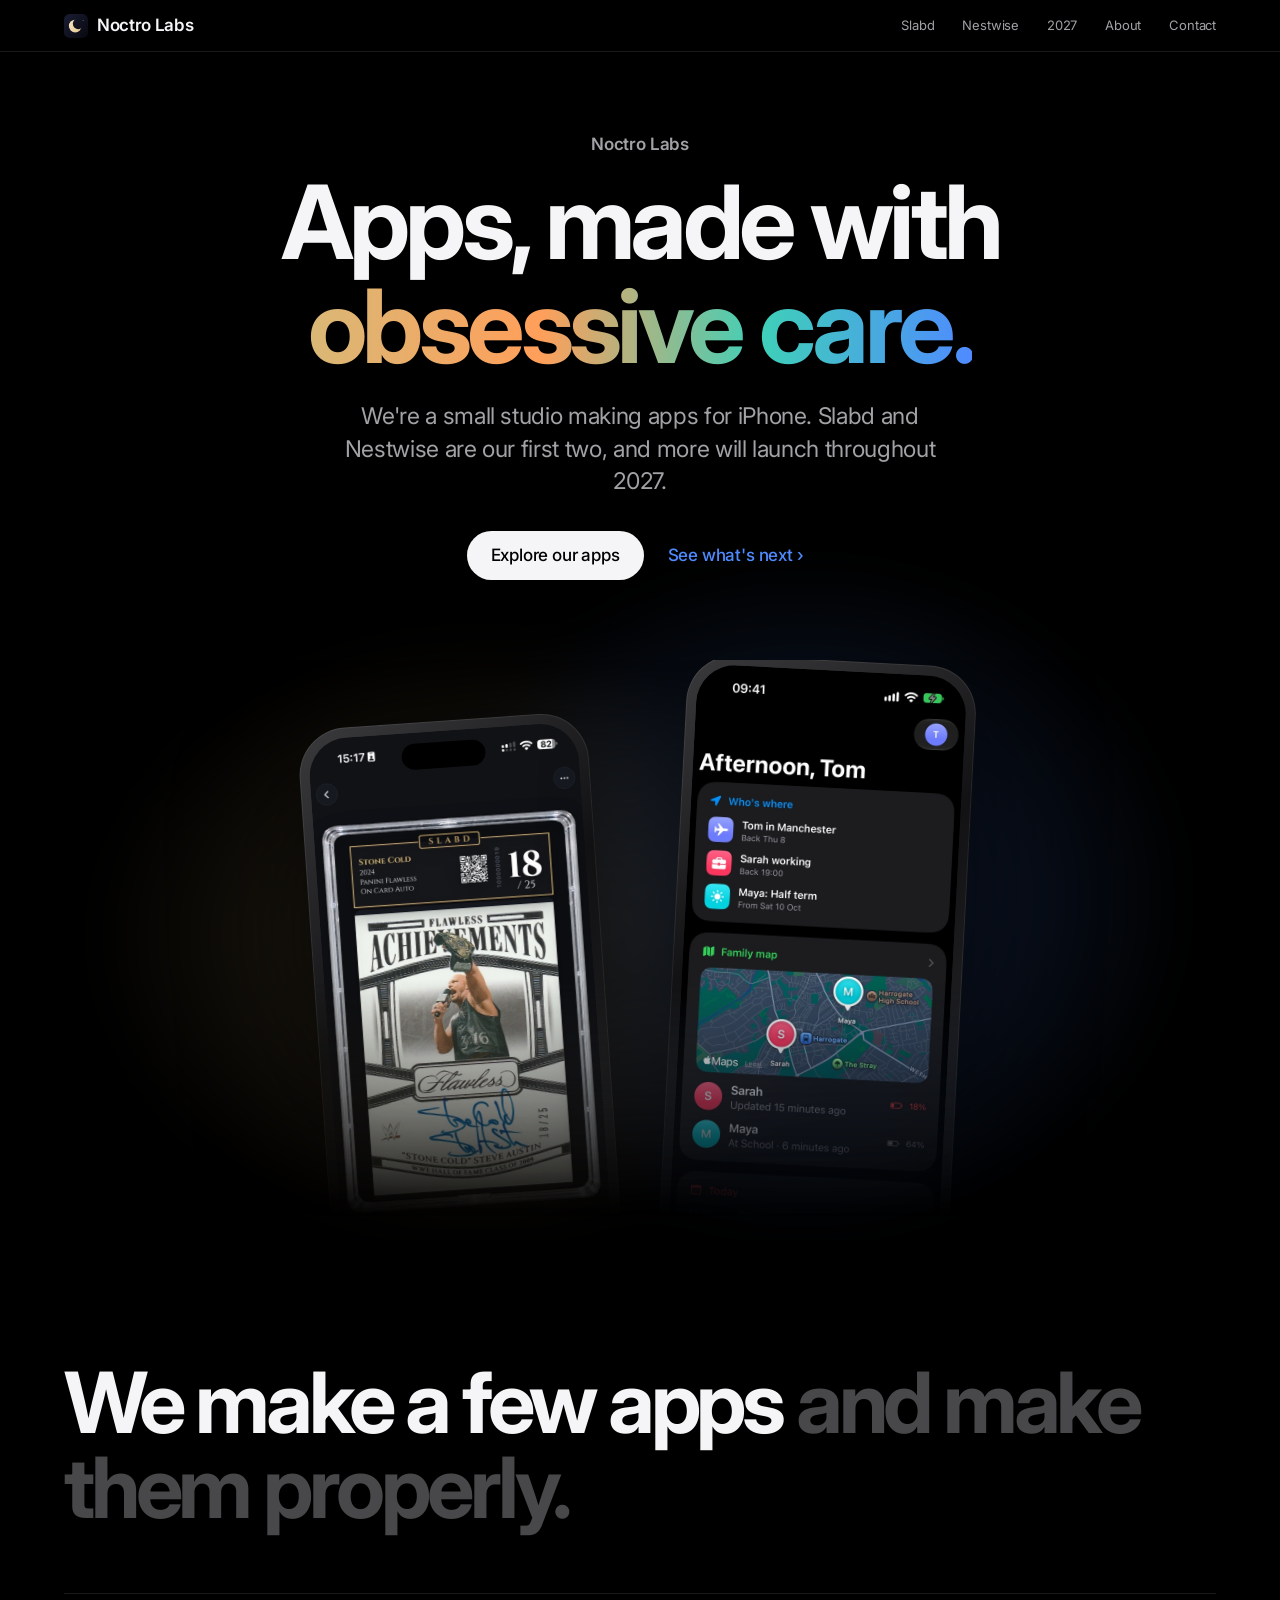
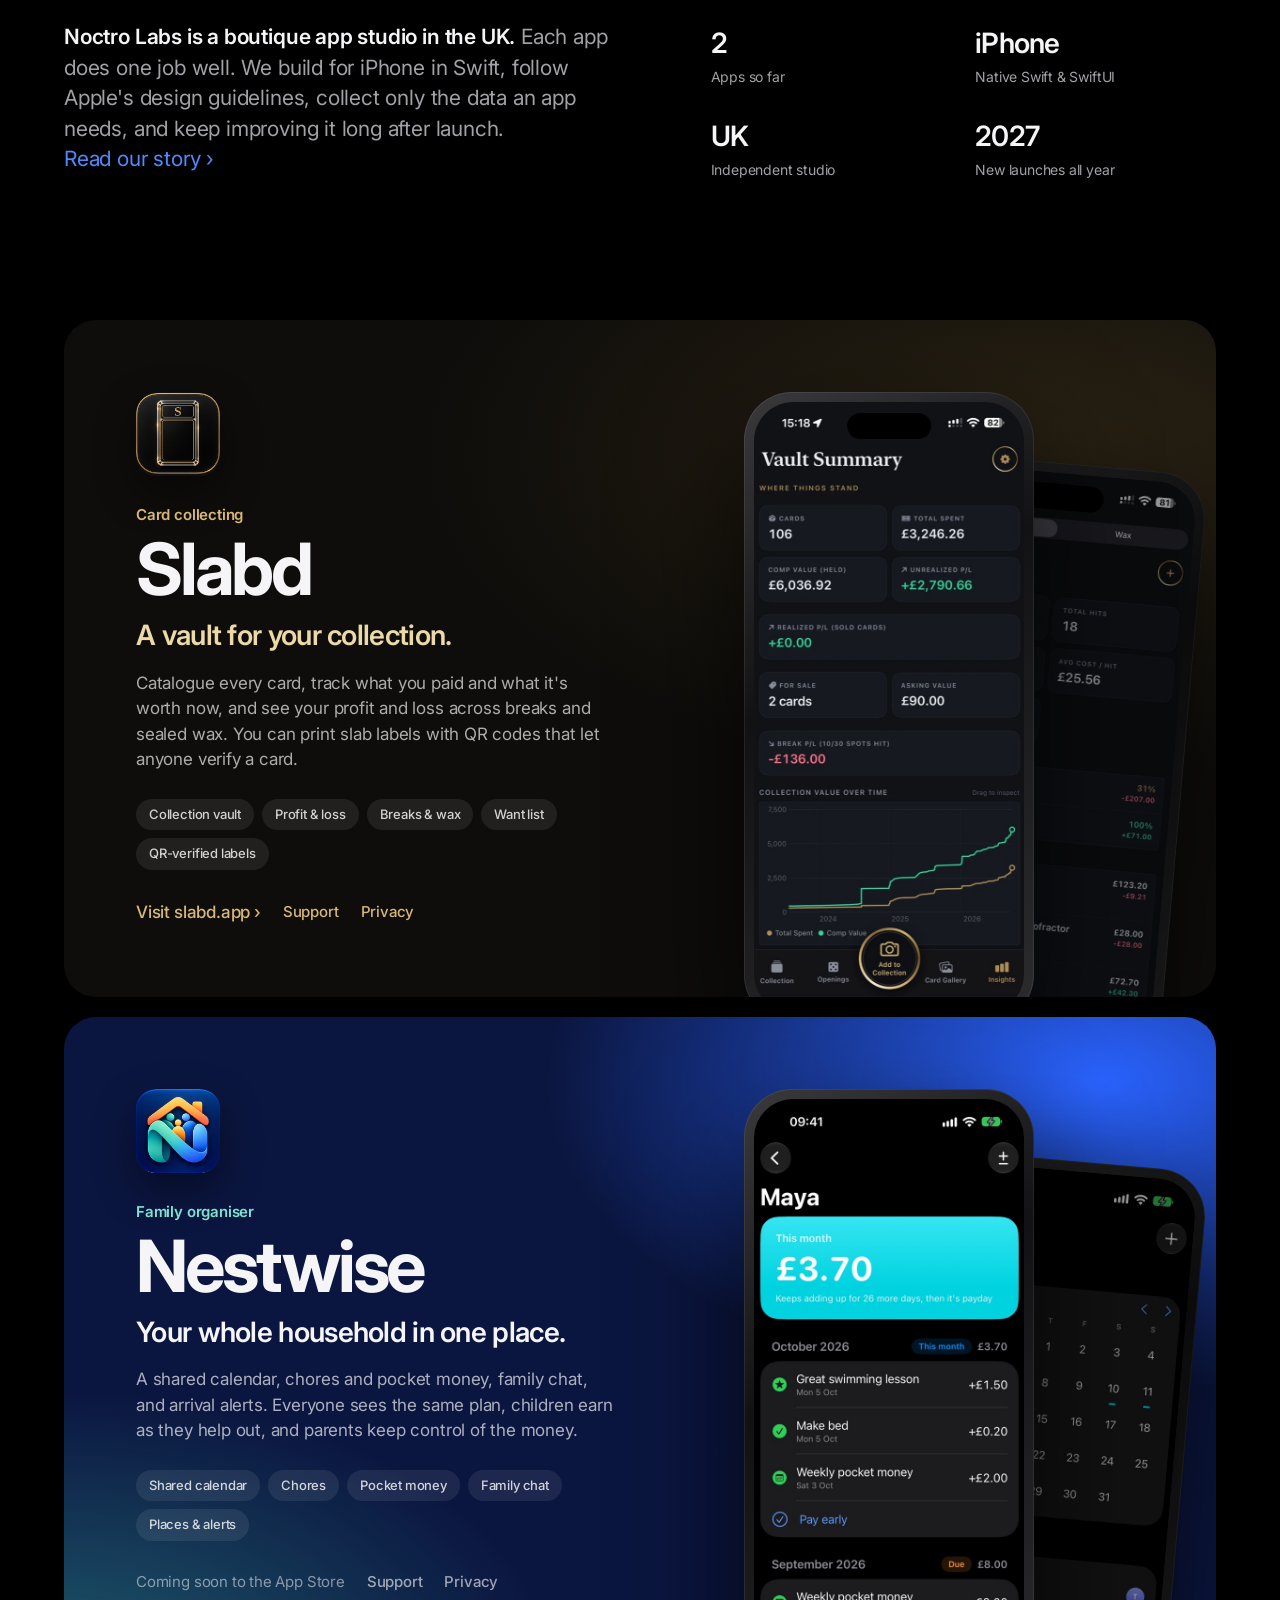
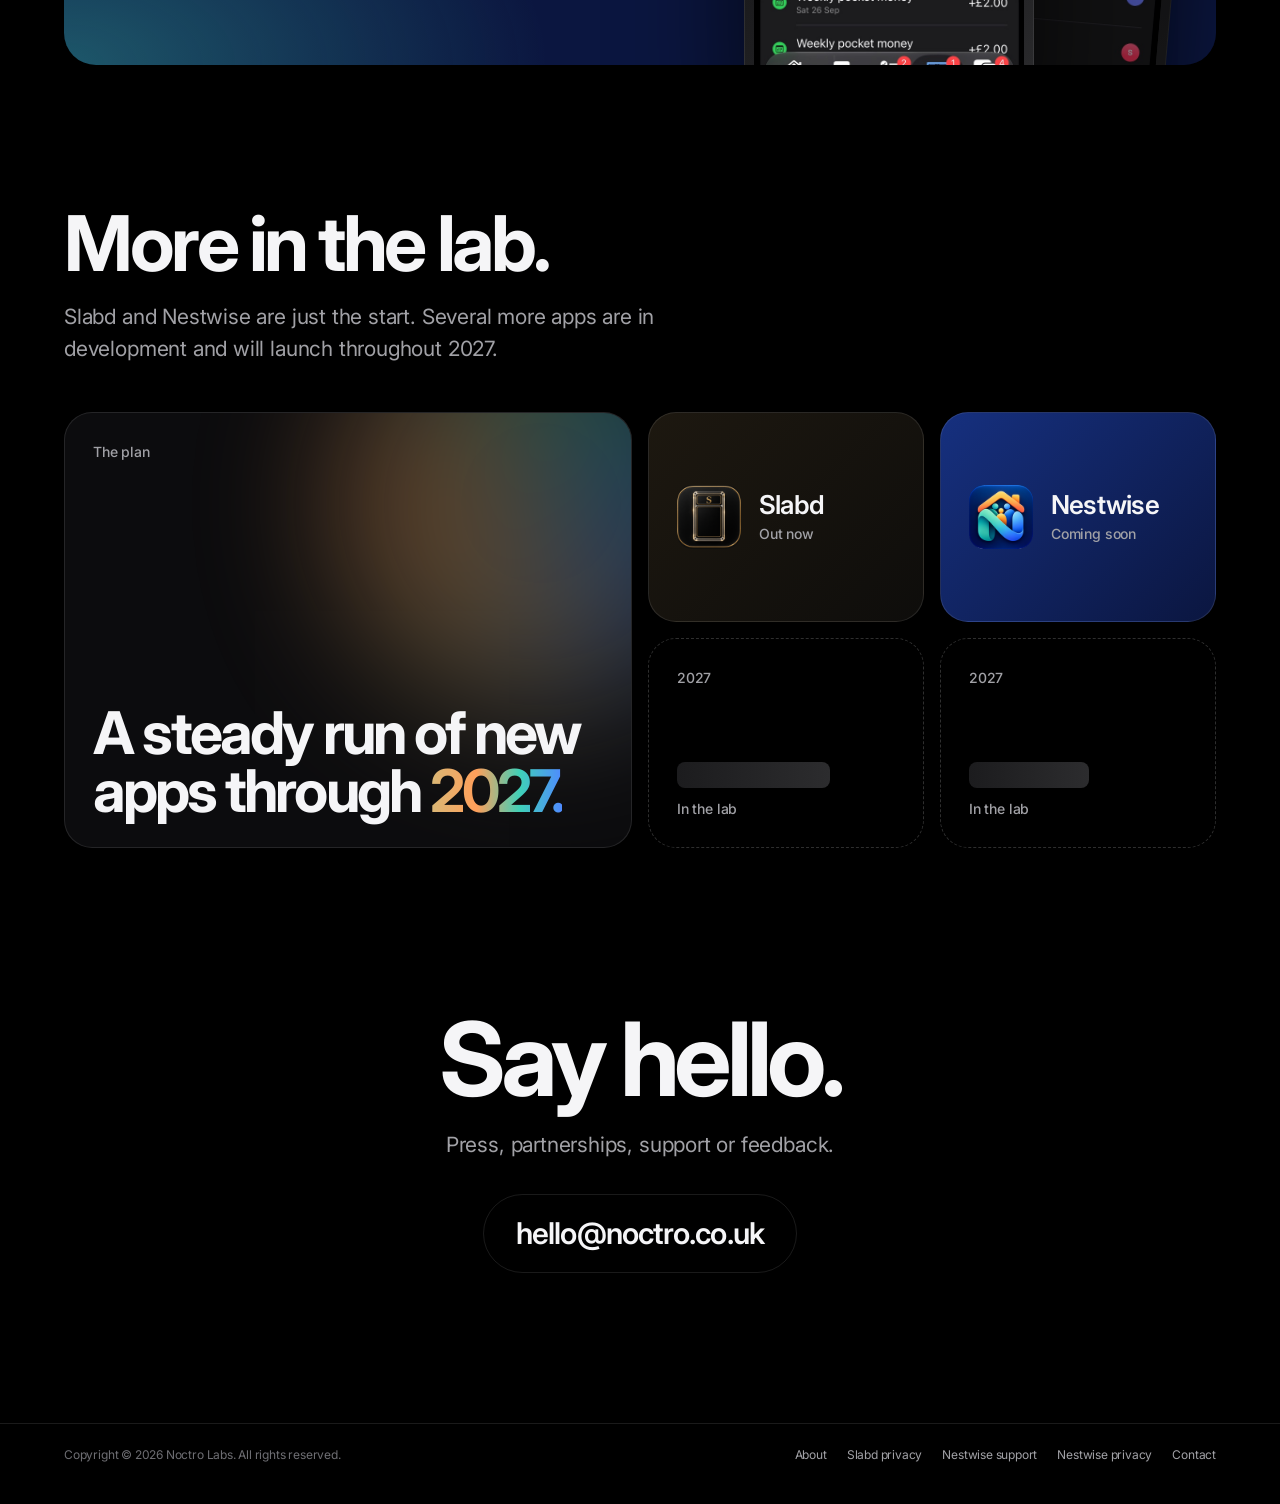
<file: index.html>
<!doctype html>
<html lang="en-GB">
<head>
  <meta charset="utf-8">
  <meta name="viewport" content="width=device-width, initial-scale=1">
  <title>Noctro Labs — Apps, made with obsessive care</title>
  <meta name="description" content="Noctro Labs is a boutique app studio in the UK. Makers of Slabd, the card collecting app, and Nestwise, the family organiser, with more launches through 2027.">
  <meta name="theme-color" content="#000000">
  <link rel="canonical" href="https://noctro.co.uk/">
  <link rel="icon" href="assets/logo.svg" type="image/svg+xml">
  <link rel="apple-touch-icon" href="assets/apple-touch-icon.png">

  <meta property="og:type" content="website">
  <meta property="og:url" content="https://noctro.co.uk/">
  <meta property="og:title" content="Noctro Labs — Apps, made with obsessive care">
  <meta property="og:description" content="Makers of Slabd and Nestwise. A small studio with more launches through 2027.">
  <meta property="og:image" content="https://noctro.co.uk/assets/og.jpg">
  <meta property="og:image:width" content="1200">
  <meta property="og:image:height" content="630">
  <meta property="og:image:alt" content="Noctro Labs: Apps, made with obsessive care. Slabd and Nestwise shown on iPhones.">
  <meta name="twitter:card" content="summary_large_image">

  <script>document.documentElement.classList.add('js')</script>
  <link rel="preconnect" href="https://fonts.googleapis.com">
  <link rel="preconnect" href="https://fonts.gstatic.com" crossorigin>
  <link href="https://fonts.googleapis.com/css2?family=Inter:wght@400;500;600;700&display=swap" rel="stylesheet">

  <script type="application/ld+json">
  {
    "@context": "https://schema.org",
    "@type": "Organization",
    "name": "Noctro Labs",
    "url": "https://noctro.co.uk",
    "logo": "https://noctro.co.uk/assets/logo.svg",
    "email": "hello@noctro.co.uk"
  }
  </script>

  <style>
    :root {
      --bg: #000;
      --tile: #111113;
      --line: rgba(255, 255, 255, .1);
      --text: #f5f5f7;
      --muted: #a1a1a6;
      --faint: #6e6e73;
      --gold: #d9b876;
      --blue: #4f8bff;
      --grad: linear-gradient(90deg, #d9b876 0%, #ff9f5a 35%, #3fd0b8 68%, #4f8bff 100%);
      --wrap: 1200px;
      /* SF Pro on Apple devices; Inter everywhere else. */
      --font: -apple-system, BlinkMacSystemFont, "SF Pro Display", "Inter", "Segoe UI", system-ui, sans-serif;
    }

    *, *::before, *::after { box-sizing: border-box; }
    html { scroll-behavior: smooth; scroll-padding-top: 52px; }
    body {
      margin: 0; background: var(--bg); color: var(--text);
      font: 400 17px/1.5 var(--font);
      letter-spacing: -.011em;
      -webkit-font-smoothing: antialiased;
      overflow-x: hidden;
    }
    img { display: block; max-width: 100%; }
    a { color: inherit; }
    .wrap { width: 100%; max-width: var(--wrap); margin: 0 auto; padding: 0 24px; }
    @media (max-width: 600px) { .wrap { padding: 0 16px; } }
    h1, h2, h3, p { margin: 0; }
    .grad { background: var(--grad); -webkit-background-clip: text; background-clip: text; color: transparent; }

    /* ---------- Nav ---------- */
    .nav {
      position: fixed; inset: 0 0 auto; z-index: 20; height: 52px;
      background: rgba(0, 0, 0, .72);
      backdrop-filter: saturate(180%) blur(20px);
      -webkit-backdrop-filter: saturate(180%) blur(20px);
      border-bottom: 1px solid var(--line);
    }
    .nav .wrap { display: flex; align-items: center; justify-content: space-between; height: 100%; }
    .brand { display: flex; align-items: center; gap: 9px; text-decoration: none; font-weight: 600; font-size: 17px; letter-spacing: -.02em; }
    .brand img { width: 24px; height: 24px; }
    .nav ul { list-style: none; display: flex; gap: 28px; margin: 0; padding: 0; font-size: 13px; }
    .nav ul a { text-decoration: none; color: var(--muted); transition: color .2s; }
    .nav ul a:hover { color: var(--text); }
    @media (max-width: 560px) { .nav ul li:not(:last-child) { display: none; } }

    /* ---------- Phone ---------- */
    .phone {
      position: relative; flex: none;
      width: 280px; aspect-ratio: 1206 / 2622;
      border-radius: 48px; padding: 10px;
      background: linear-gradient(145deg, #3a3a3c, #121214 40%, #2c2c2e);
      box-shadow: 0 0 0 1px rgba(255,255,255,.08) inset, 0 50px 120px rgba(0,0,0,.7);
    }
    .phone .screen { position: relative; width: 100%; height: 100%; border-radius: 39px; overflow: hidden; background: #000; }
    .phone .screen::before { /* Dynamic Island */
      content: ""; position: absolute; z-index: 2; top: 11px; left: 50%; transform: translateX(-50%);
      width: 31%; height: 26px; border-radius: 20px; background: #000;
    }
    .phone .shot { width: 100%; height: 100%; object-fit: cover; }
    /* Launch-style screen, used until real screenshots are dropped in as <img class="shot">. */
    .splash { height: 100%; display: flex; flex-direction: column; align-items: center; justify-content: center; gap: 18px; }
    .splash img { width: 38%; border-radius: 23%; box-shadow: 0 24px 60px rgba(0,0,0,.55); }
    .splash b { font-size: 22px; font-weight: 600; letter-spacing: -.02em; }
    .splash span { font-size: 13px; color: rgba(255,255,255,.6); margin-top: -12px; }
    .splash.slabd { background: radial-gradient(120% 70% at 50% 30%, #2b2416, #0b0b0c 70%); }
    .splash.slabd b { color: #ecd9a8; }
    .splash.nestwise { background: radial-gradient(120% 70% at 50% 30%, #1f45b8, #0a1338 75%); }

    /* ---------- Hero ---------- */
    .hero { padding: 132px 0 0; text-align: center; position: relative; overflow: hidden; }
    .hero::before {
      content: ""; position: absolute; left: 50%; bottom: 0; transform: translateX(-50%);
      width: 1100px; height: 760px; pointer-events: none;
      background:
        radial-gradient(closest-side at 35% 60%, rgba(217,184,118,.20), transparent),
        radial-gradient(closest-side at 65% 55%, rgba(79,139,255,.24), transparent);
      filter: blur(20px);
    }
    .eyebrow { font-size: 17px; font-weight: 600; color: var(--muted); }
    .hero h1 {
      font-size: clamp(46px, 8vw, 104px); line-height: 1.02; letter-spacing: -.045em; font-weight: 700;
      max-width: 980px; margin: 12px auto 0;
    }
    .hero .sub { color: var(--muted); font-size: clamp(19px, 2vw, 23px); line-height: 1.4; max-width: 640px; margin: 22px auto 0; letter-spacing: -.015em; }
    .ctas { display: flex; justify-content: center; flex-wrap: wrap; gap: 14px; margin-top: 34px; }
    .btn {
      display: inline-flex; align-items: center; gap: 6px;
      padding: 12px 24px; border-radius: 999px;
      font-size: 17px; font-weight: 500; text-decoration: none;
      transition: background .2s, transform .2s;
    }
    .btn:hover { transform: translateY(-1px); }
    .btn-fill { background: var(--text); color: #000; }
    .btn-fill:hover { background: #fff; }
    .btn-link { color: var(--blue); padding-left: 10px; padding-right: 10px; }
    .btn-link:hover { text-decoration: underline; }

    .stage {
      position: relative; display: flex; justify-content: center; align-items: flex-start;
      gap: clamp(20px, 5vw, 72px); margin-top: 80px; height: clamp(420px, 46vw, 580px);
    }
    .stage .phone { width: clamp(190px, 23vw, 290px); }
    .stage .phone.left { transform: rotate(-4deg); margin-top: 60px; }
    .stage .phone.raised { transform: rotate(3deg); }
    .stage { /* Fade the phones into the page so they sit "in" it */
      -webkit-mask-image: linear-gradient(#000 55%, transparent 96%);
              mask-image: linear-gradient(#000 55%, transparent 96%);
    }
    @media (max-width: 640px) {
      .stage { height: 380px; gap: 14px; }
      .stage .phone { width: 44vw; }
    }

    /* ---------- Studio statement ---------- */
    .studio { padding: 120px 0 140px; }
    .statement {
      font-size: clamp(40px, 6.6vw, 92px); line-height: 1; letter-spacing: -.05em; font-weight: 700;
      max-width: 1100px;
    }
    .statement span { color: #48484a; }
    .studio .row {
      display: grid; grid-template-columns: 1.2fr 1fr; gap: 40px;
      margin-top: 64px; padding-top: 28px; border-top: 1px solid var(--line);
    }
    .studio .row p { color: var(--muted); font-size: 21px; line-height: 1.45; max-width: 560px; }
    .studio .row p b { color: var(--text); font-weight: 600; }
    .studio .row p a.story { color: var(--blue); text-decoration: none; white-space: nowrap; }
    .studio .row p a.story:hover { text-decoration: underline; }
    .facts { display: grid; grid-template-columns: 1fr 1fr; gap: 28px 24px; }
    .facts div { font-size: 14px; color: var(--muted); }
    .facts b { display: block; color: var(--text); font-size: 28px; letter-spacing: -.03em; font-weight: 600; margin-bottom: 2px; }
    @media (max-width: 800px) { .studio .row { grid-template-columns: 1fr; } }

    /* ---------- App panels ---------- */
    .apps { display: grid; gap: 20px; }
    .panel {
      position: relative; overflow: hidden; border-radius: 32px;
      display: grid; grid-template-columns: 1.05fr 1fr;
      min-height: 640px; padding: 72px 0 0 72px;
    }
    .panel .copy { align-self: center; padding-bottom: 72px; max-width: 480px; }
    .panel .icon { width: 84px; height: 84px; border-radius: 20px; box-shadow: 0 16px 40px rgba(0,0,0,.45); }
    .panel .cat { margin-top: 28px; font-size: 15px; font-weight: 600; }
    .panel h3 { font-size: clamp(48px, 6vw, 72px); line-height: 1; letter-spacing: -.045em; font-weight: 700; margin-top: 6px; }
    .panel .lead { font-size: clamp(22px, 2.3vw, 28px); line-height: 1.2; letter-spacing: -.025em; font-weight: 600; margin-top: 14px; }
    .panel .desc { color: rgba(255,255,255,.66); margin-top: 18px; font-size: 17px; }
    .chips { list-style: none; padding: 0; margin: 26px 0 0; display: flex; flex-wrap: wrap; gap: 8px; }
    .chips li { font-size: 13px; font-weight: 500; padding: 6px 13px; border-radius: 999px; background: rgba(255,255,255,.08); color: rgba(255,255,255,.8); }
    .panel .more { margin-top: 30px; display: flex; flex-wrap: wrap; align-items: center; gap: 10px 22px; }
    .panel .more a.sm { color: rgba(255,255,255,.6); font-size: 15px; }
    .panel .more a { font-weight: 500; text-decoration: none; }
    .panel .more a:hover { text-decoration: underline; }
    .panel .more .soon { color: rgba(255,255,255,.5); font-size: 15px; }
    .panel .art { position: relative; }
    .panel .art .phone { position: absolute; left: 50%; top: 0; width: 290px; transform: translateX(-50%); }
    .panel .art:has(.back) .phone:not(.back) { left: 38%; }
    .panel .art .phone.back { left: 66%; top: 70px; transform: translateX(-50%) rotate(5deg); filter: brightness(.6); }

    .panel.slabd { background: radial-gradient(90% 80% at 85% 20%, #2a2213, #0e0d0b 60%); }
    .panel.slabd .cat, .panel.slabd .more a { color: var(--gold); }
    .panel.slabd .lead { color: #ecd9a8; }
    .panel.nestwise { background: radial-gradient(80% 80% at 90% 10%, #2a63ff, transparent 60%), radial-gradient(70% 70% at 0% 100%, rgba(63,208,184,.35), transparent 60%), #0b1640; }
    .panel.nestwise .cat { color: #7fe3d2; }

    @media (max-width: 900px) {
      .panel { grid-template-columns: 1fr; padding: 44px 28px 0; min-height: 0; }
      .panel .copy { padding-bottom: 40px; }
      .panel .art { height: 400px; }
      .panel .art .phone { width: 230px; }
      .panel .art .phone.back { display: none; }
      .panel .art:has(.back) .phone:not(.back) { left: 50%; }
    }
    @media (max-width: 600px) { .panel { padding: 36px 22px 0; border-radius: 26px; } }

    /* ---------- Bento: 2027 ---------- */
    .section-head { padding: 140px 0 48px; }
    .section-head h2 { font-size: clamp(40px, 6vw, 80px); line-height: 1.02; letter-spacing: -.045em; font-weight: 700; }
    .section-head p { color: var(--muted); font-size: 21px; max-width: 620px; margin-top: 18px; }
    .bento { display: grid; grid-template-columns: repeat(4, 1fr); grid-auto-rows: 210px; gap: 16px; }
    .tile {
      border-radius: 28px; padding: 28px; background: var(--tile); border: 1px solid var(--line);
      display: flex; flex-direction: column; justify-content: space-between; overflow: hidden; position: relative;
      text-decoration: none;
    }
    .tile .k { font-size: 14px; color: var(--muted); font-weight: 500; }
    .tile .v { font-size: 26px; font-weight: 600; letter-spacing: -.03em; line-height: 1.1; }
    .tile.big { grid-column: span 2; grid-row: span 2; background: #0c0c0e; }
    .tile.big .v { font-size: clamp(40px, 4.6vw, 64px); line-height: .98; letter-spacing: -.05em; font-weight: 700; }
    .tile.big::after {
      content: ""; position: absolute; right: -120px; top: -120px; width: 420px; height: 420px; border-radius: 50%;
      background: conic-gradient(from 200deg, #d9b876, #ff9f5a, #3fd0b8, #4f8bff, #d9b876); filter: blur(70px); opacity: .35;
    }
    .tile.big > * { position: relative; z-index: 1; }
    .tile.app { flex-direction: row; align-items: center; justify-content: flex-start; gap: 18px; transition: transform .3s; }
    .tile.app:hover { transform: translateY(-3px); }
    .tile.app img { width: 64px; height: 64px; border-radius: 15px; flex: none; }
    .tile.app .k { margin-top: 4px; }
    .tile.app.s { background: linear-gradient(135deg, #1d1810, #0e0d0b); }
    .tile.app.n { background: linear-gradient(135deg, #16307f, #0b1640); }
    .tile.lab { background: transparent; border: 1.5px dashed rgba(255,255,255,.18); }
    .tile.lab .bar { height: 26px; border-radius: 8px; width: 70%; background: linear-gradient(90deg, #1c1c1e, #2c2c2e, #1c1c1e); background-size: 200% 100%; animation: shimmer 2.6s linear infinite; }
    .tile.lab .bar + .k { margin-top: 10px; }
    @keyframes shimmer { to { background-position: -200% 0; } }
    @media (max-width: 900px) {
      .bento { grid-template-columns: 1fr 1fr; grid-auto-rows: minmax(170px, auto); }
      .tile.big { grid-row: span 1; min-height: 300px; }
      .tile.app { grid-column: span 2; }
    }
    @media (max-width: 520px) {
      .bento { grid-template-columns: 1fr; }
      .tile.big, .tile.app { grid-column: span 1; }
    }

    /* ---------- Contact ---------- */
    .contact { text-align: center; padding: 160px 0 150px; }
    .contact h2 { font-size: clamp(48px, 8vw, 104px); line-height: 1; letter-spacing: -.05em; font-weight: 700; }
    .contact p { color: var(--muted); font-size: 21px; margin-top: 18px; }
    .contact .mail {
      display: inline-block; margin-top: 34px; text-decoration: none;
      font-size: clamp(20px, 3vw, 30px); font-weight: 600; letter-spacing: -.03em;
      padding: 16px 32px; border-radius: 999px; border: 1px solid var(--line);
      transition: border-color .2s, background .2s;
    }
    .contact .mail:hover { border-color: rgba(255,255,255,.3); background: rgba(255,255,255,.04); }

    footer { border-top: 1px solid var(--line); padding: 22px 0 40px; color: var(--faint); font-size: 12px; }
    footer .wrap { display: flex; flex-wrap: wrap; gap: 12px 24px; justify-content: space-between; }
    footer nav { display: flex; flex-wrap: wrap; gap: 8px 20px; }
    footer a { text-decoration: none; color: var(--muted); }
    footer a:hover { color: var(--text); }

    /* ---------- Motion ---------- */
    .js .reveal { opacity: 0; translate: 0 28px; transition: opacity 1s ease, translate 1s cubic-bezier(.2,.7,.2,1); }
    .js .reveal.in { opacity: 1; translate: 0 0; }
    .js .reveal.d1 { transition-delay: .08s; } .js .reveal.d2 { transition-delay: .16s; } .js .reveal.d3 { transition-delay: .24s; }
    .js .stage .phone { opacity: 0; translate: 0 80px; transition: opacity 1.2s ease, translate 1.4s cubic-bezier(.2,.7,.2,1); }
    .js .stage.in .phone { opacity: 1; translate: 0 0; }
    .js .stage.in .phone + .phone { transition-delay: .14s; }
    @media (prefers-reduced-motion: reduce) {
      *, *::before, *::after { animation: none !important; transition: none !important; }
      .js .reveal, .js .stage .phone { opacity: 1; translate: none; }
      html { scroll-behavior: auto; }
    }
  </style>
</head>
<body>

  <header class="nav">
    <div class="wrap">
      <a class="brand" href="#top" aria-label="Noctro Labs home">
        <img src="assets/logo.svg" alt="" width="24" height="24">Noctro Labs
      </a>
      <ul>
        <li><a href="#slabd">Slabd</a></li>
        <li><a href="#nestwise">Nestwise</a></li>
        <li><a href="#next">2027</a></li>
        <li><a href="/about/">About</a></li>
        <li><a href="#contact">Contact</a></li>
      </ul>
    </div>
  </header>

  <main id="top">
    <!-- Hero -->
    <section class="hero">
      <div class="wrap">
        <p class="eyebrow reveal">Noctro Labs</p>
        <h1 class="reveal d1">Apps, made with <span class="grad">obsessive&nbsp;care.</span></h1>
        <p class="sub reveal d2">We're a small studio making apps for iPhone. Slabd and Nestwise are our first two, and more will launch throughout 2027.</p>
        <div class="ctas reveal d3">
          <a class="btn btn-fill" href="#slabd">Explore our apps</a>
          <a class="btn btn-link" href="#next">See what's next ›</a>
        </div>
        <div class="stage" id="stage">
          <div class="phone left">
            <div class="screen"><img class="shot" src="assets/shots/slabd-card.jpg" alt="Slabd showing a graded Stone Cold Steve Austin card in its slab"></div>
          </div>
          <div class="phone raised">
            <div class="screen"><img class="shot" src="assets/shots/nestwise-home.jpg" alt="Nestwise home screen showing who's where and a family map"></div>
          </div>
        </div>
      </div>
    </section>

    <!-- Studio -->
    <section class="studio">
      <div class="wrap">
        <h2 class="statement reveal">We make a few apps <span>and make them properly.</span></h2>
        <div class="row reveal d1">
          <p><b>Noctro Labs is a boutique app studio in the UK.</b> Each app does one job well. We build for iPhone in Swift, follow Apple's design guidelines, collect only the data an app needs, and keep improving it long after launch. <a class="story" href="/about/">Read our story ›</a></p>
          <div class="facts">
            <div><b>2</b>Apps so far</div>
            <div><b>iPhone</b>Native Swift &amp; SwiftUI</div>
            <div><b>UK</b>Independent studio</div>
            <div><b>2027</b>New launches all year</div>
          </div>
        </div>
      </div>
    </section>

    <!-- Apps -->
    <section>
      <div class="wrap apps">
        <article class="panel slabd reveal" id="slabd">
          <div class="copy">
            <img class="icon" src="assets/slabd.png" alt="Slabd app icon" width="84" height="84" loading="lazy">
            <p class="cat">Card collecting</p>
            <h3>Slabd</h3>
            <p class="lead">A vault for your collection.</p>
            <p class="desc">Catalogue every card, track what you paid and what it's worth now, and see your profit and loss across breaks and sealed wax. You can print slab labels with QR codes that let anyone verify a card.</p>
            <ul class="chips">
              <li>Collection vault</li><li>Profit &amp; loss</li><li>Breaks &amp; wax</li><li>Want list</li><li>QR-verified labels</li>
            </ul>
            <div class="more"><a href="https://slabd.app" rel="noopener">Visit slabd.app ›</a><a class="sm" href="mailto:slabd@noctro.co.uk">Support</a><a class="sm" href="https://slabd.app/privacy" rel="noopener">Privacy</a></div>
          </div>
          <div class="art">
            <div class="phone back"><div class="screen"><img class="shot" src="assets/shots/slabd-breaks.jpg" alt="" loading="lazy"></div></div>
            <div class="phone"><div class="screen"><img class="shot" src="assets/shots/slabd-vault.jpg" alt="Slabd vault summary with collection value and profit and loss" loading="lazy"></div></div>
          </div>
        </article>

        <article class="panel nestwise reveal" id="nestwise">
          <div class="copy">
            <img class="icon" src="assets/nestwise.png" alt="Nestwise app icon" width="84" height="84" loading="lazy">
            <p class="cat">Family organiser</p>
            <h3>Nestwise</h3>
            <p class="lead">Your whole household in one place.</p>
            <p class="desc">A shared calendar, chores and pocket money, family chat, and arrival alerts. Everyone sees the same plan, children earn as they help out, and parents keep control of the money.</p>
            <ul class="chips">
              <li>Shared calendar</li><li>Chores</li><li>Pocket money</li><li>Family chat</li><li>Places &amp; alerts</li>
            </ul>
            <div class="more"><span class="soon">Coming soon to the App Store</span><a class="sm" href="/nestwise/support/">Support</a><a class="sm" href="/nestwise/privacy/">Privacy</a></div>
          </div>
          <div class="art">
            <div class="phone back"><div class="screen"><img class="shot" src="assets/shots/nestwise-calendar.jpg" alt="" loading="lazy"></div></div>
            <div class="phone"><div class="screen"><img class="shot" src="assets/shots/nestwise-money.jpg" alt="Nestwise pocket money for a child, with chores and weekly money adding up" loading="lazy"></div></div>
          </div>
        </article>
      </div>
    </section>

    <!-- 2027 -->
    <section id="next">
      <div class="wrap">
        <div class="section-head">
          <h2 class="reveal">More in the lab.</h2>
          <p class="reveal d1">Slabd and Nestwise are just the start. Several more apps are in development and will launch throughout 2027.</p>
        </div>
        <div class="bento">
          <div class="tile big reveal">
            <span class="k">The plan</span>
            <span class="v">A steady run of new apps through <span class="grad">2027.</span></span>
          </div>
          <a class="tile app s reveal d1" href="#slabd">
            <img src="assets/slabd.png" alt="">
            <div><div class="v">Slabd</div><div class="k">Out now</div></div>
          </a>
          <a class="tile app n reveal d2" href="#nestwise">
            <img src="assets/nestwise.png" alt="">
            <div><div class="v">Nestwise</div><div class="k">Coming soon</div></div>
          </a>
          <div class="tile lab reveal">
            <span class="k">2027</span>
            <div><div class="bar"></div><div class="k">In the lab</div></div>
          </div>
          <div class="tile lab reveal d1">
            <span class="k">2027</span>
            <div><div class="bar" style="width:55%"></div><div class="k">In the lab</div></div>
          </div>
        </div>
      </div>
    </section>

    <!-- Contact -->
    <section class="contact" id="contact">
      <div class="wrap">
        <h2 class="reveal">Say hello.</h2>
        <p class="reveal d1">Press, partnerships, support or feedback.</p>
        <a class="mail reveal d2" href="mailto:hello@noctro.co.uk">hello@noctro.co.uk</a>
      </div>
    </section>
  </main>

  <footer>
    <div class="wrap">
      <div>Copyright © <span id="year">2026</span> Noctro Labs. All rights reserved.</div>
      <nav>
        <a href="/about/">About</a>
        <a href="https://slabd.app/privacy" rel="noopener">Slabd privacy</a>
        <a href="/nestwise/support/">Nestwise support</a>
        <a href="/nestwise/privacy/">Nestwise privacy</a>
        <a href="mailto:hello@noctro.co.uk">Contact</a>
      </nav>
    </div>
  </footer>

  <script>
    document.getElementById('year').textContent = new Date().getFullYear();

    const io = new IntersectionObserver(entries => {
      for (const e of entries) if (e.isIntersecting) { e.target.classList.add('in'); io.unobserve(e.target); }
    }, { threshold: .1 });
    document.querySelectorAll('.reveal, #stage').forEach(el => io.observe(el));
  </script>
</body>
</html>
</file>
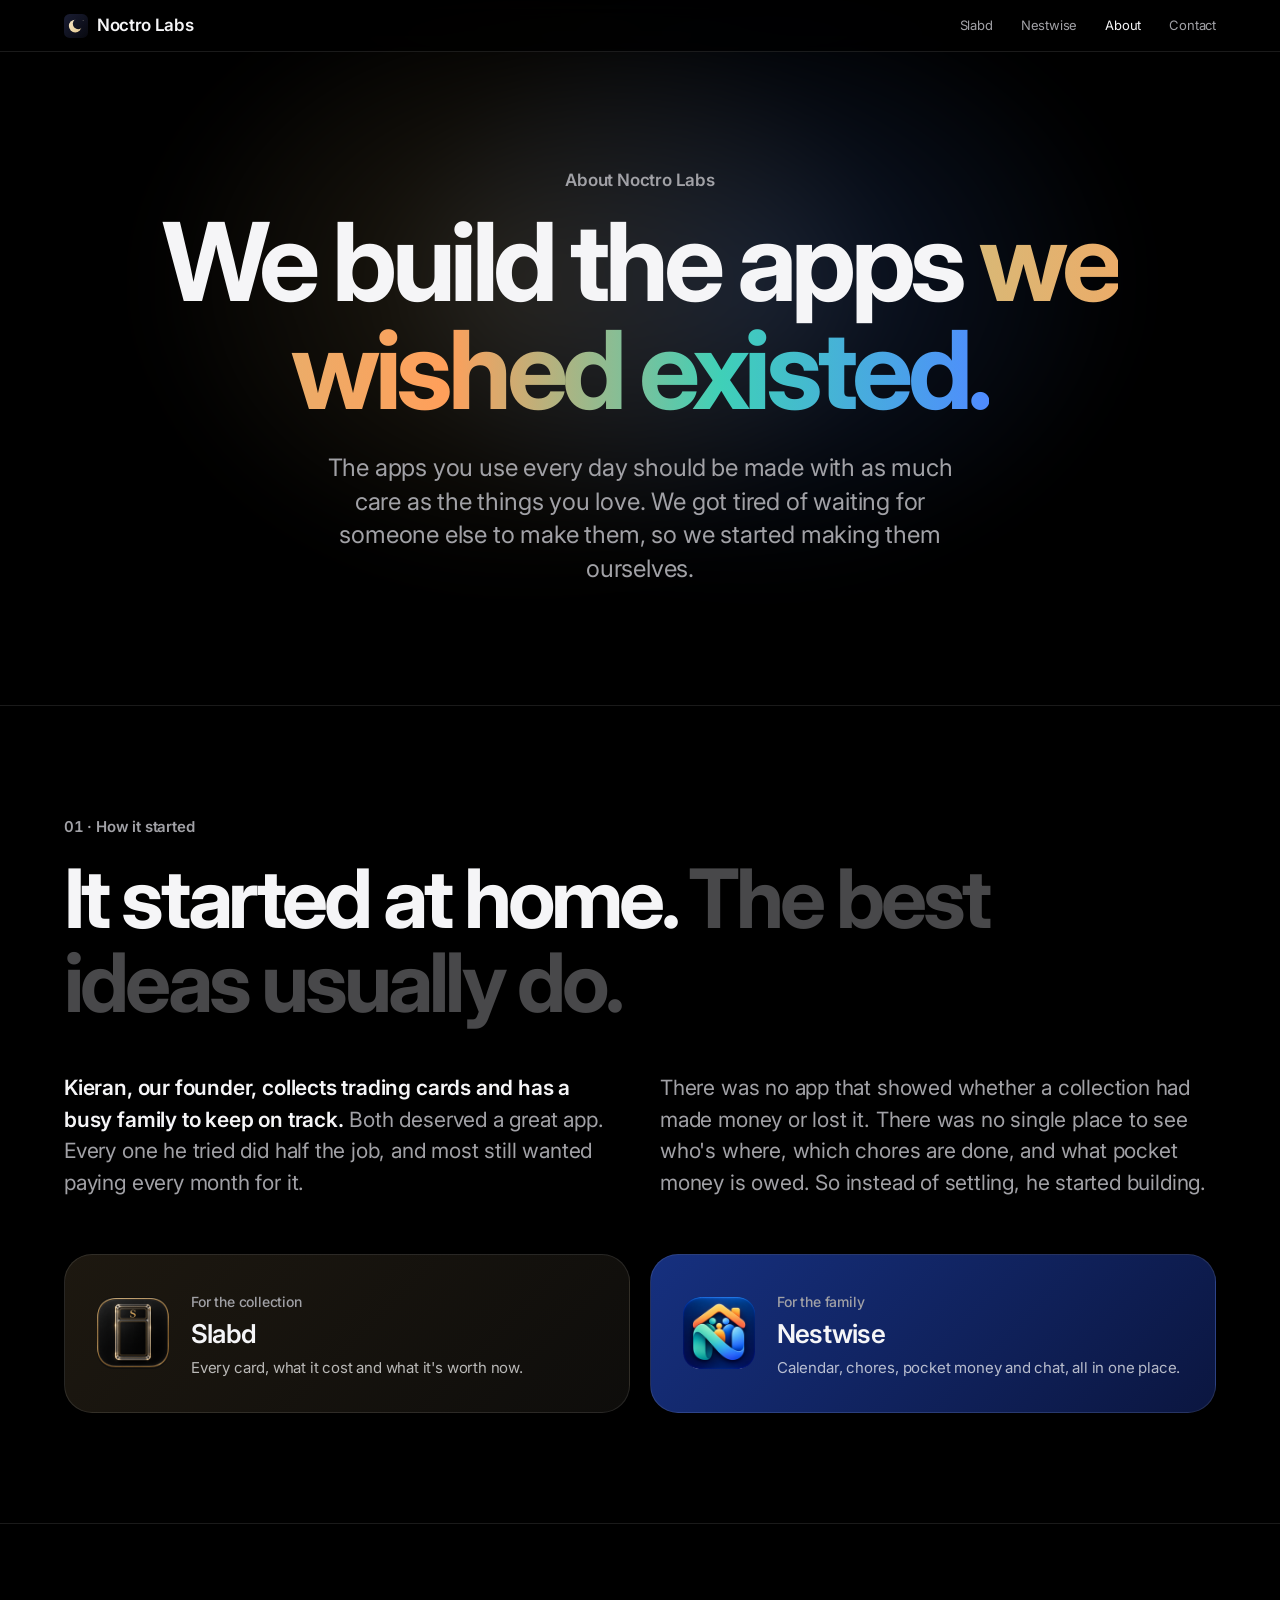
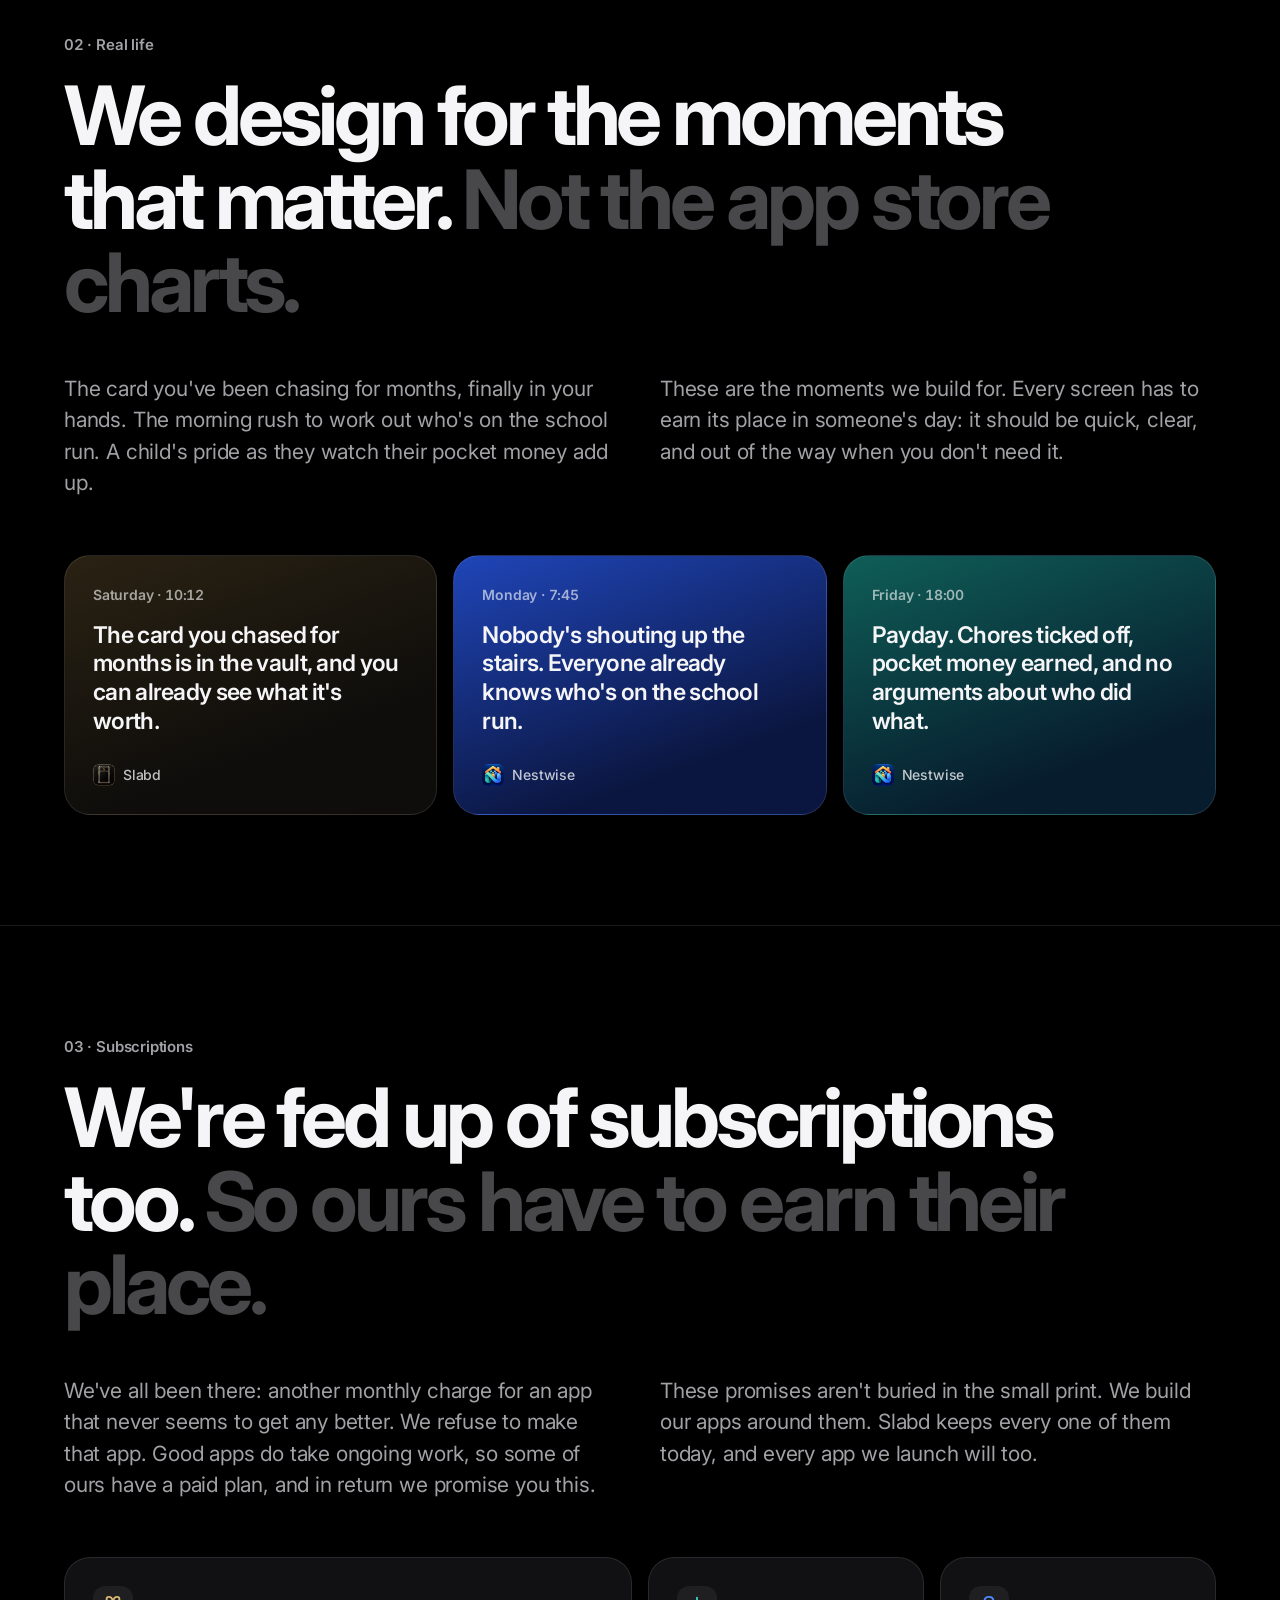
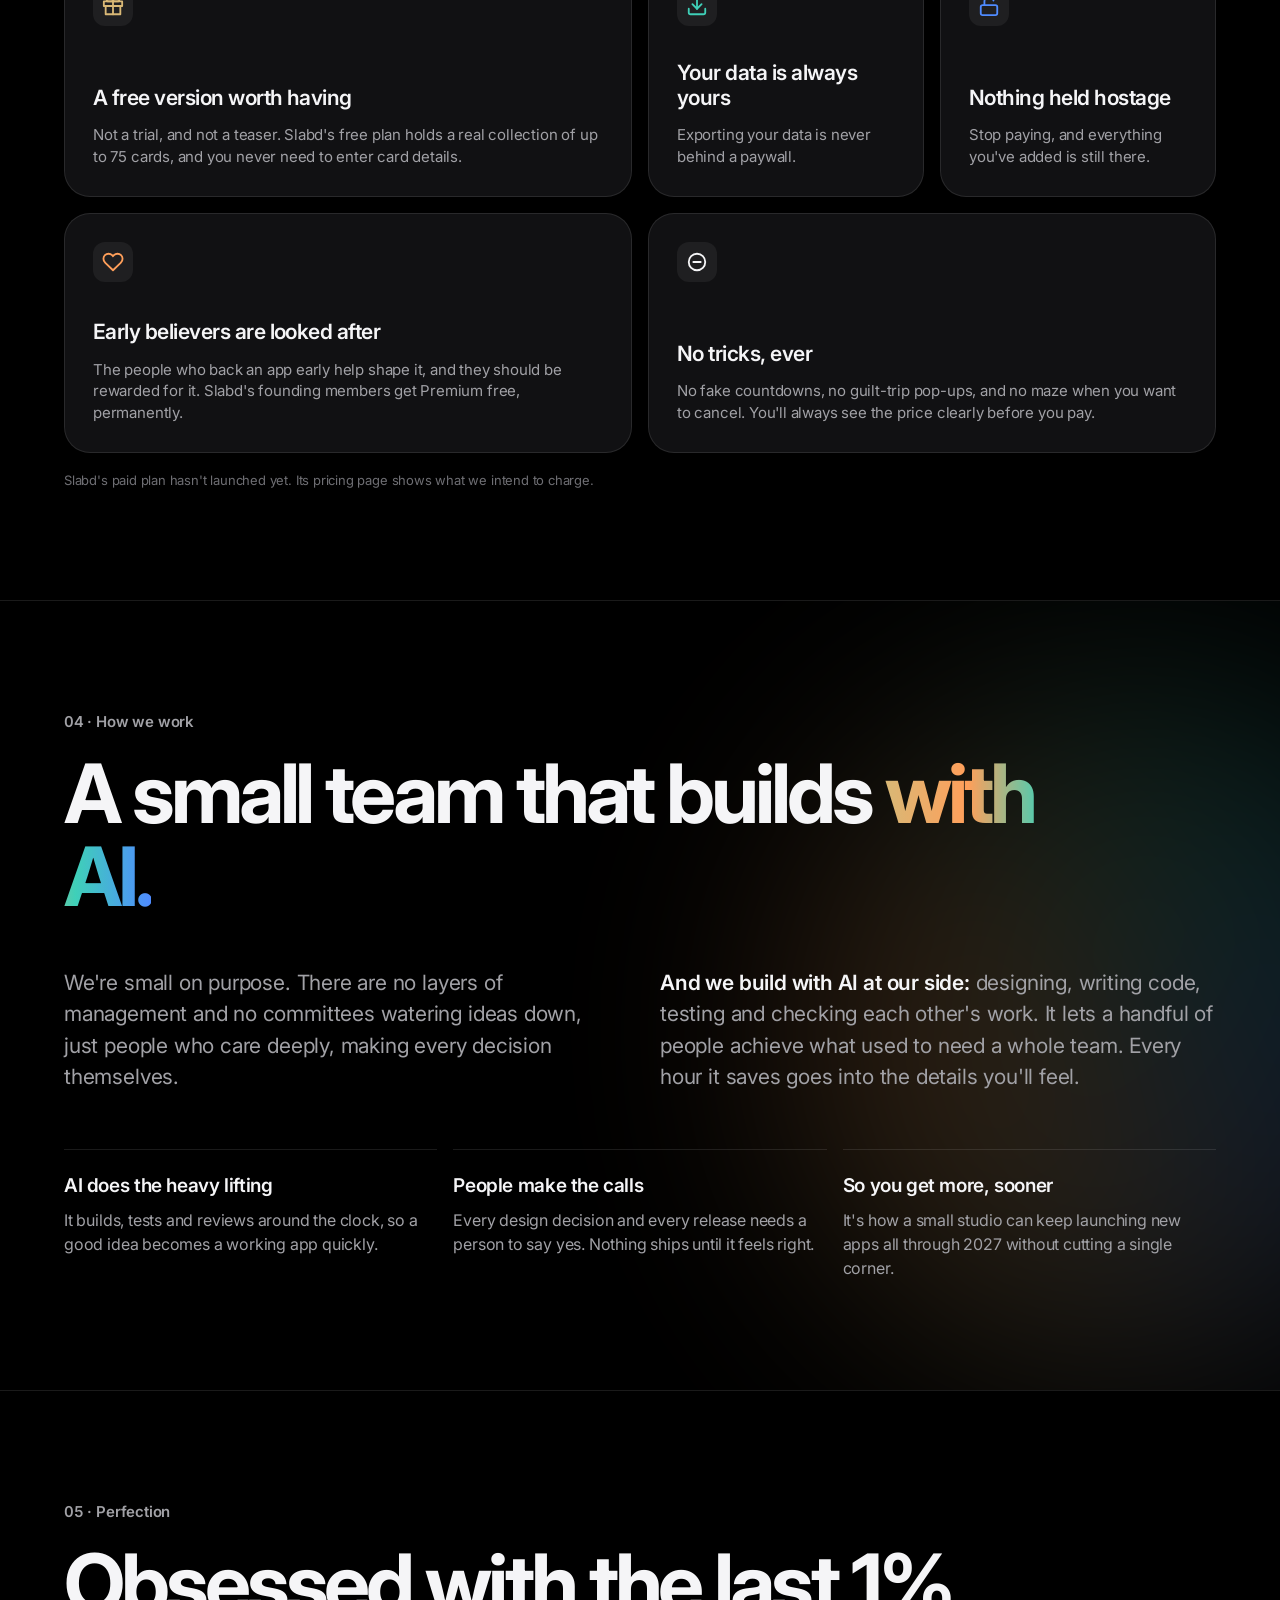
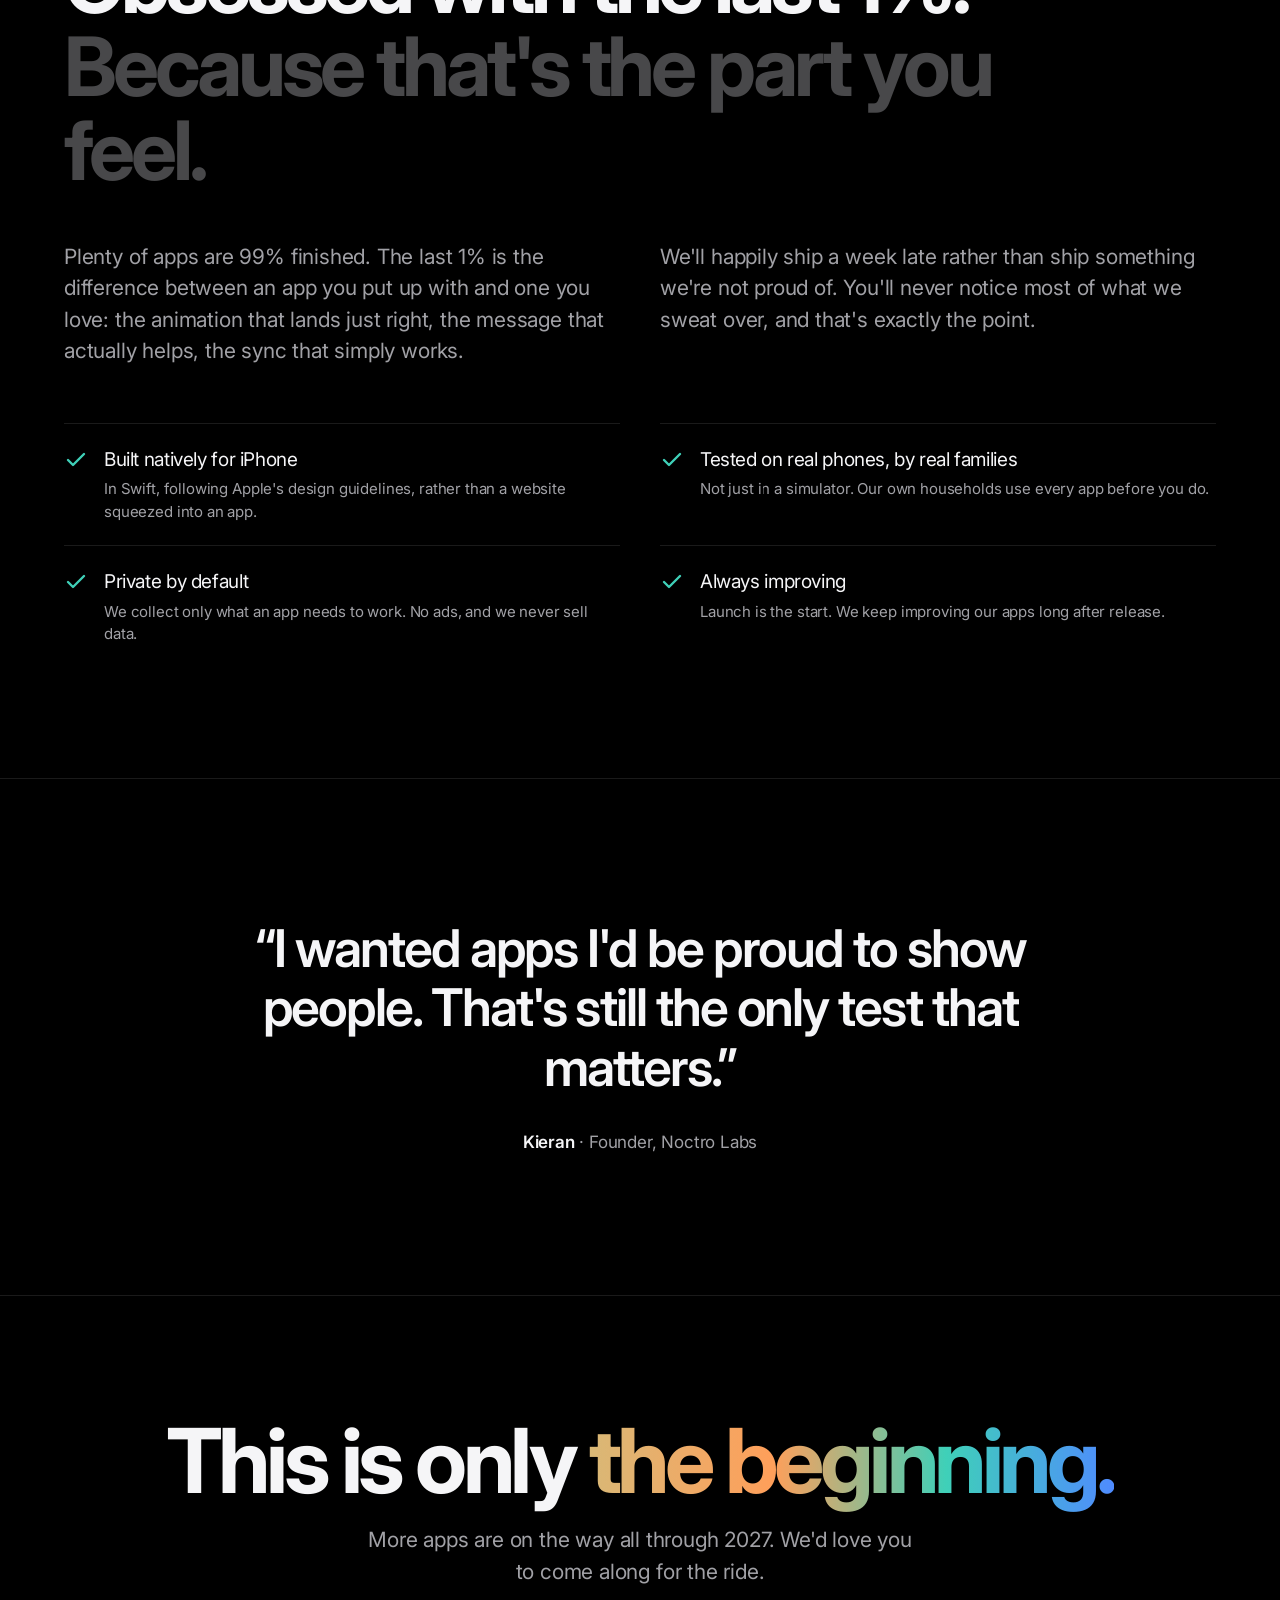
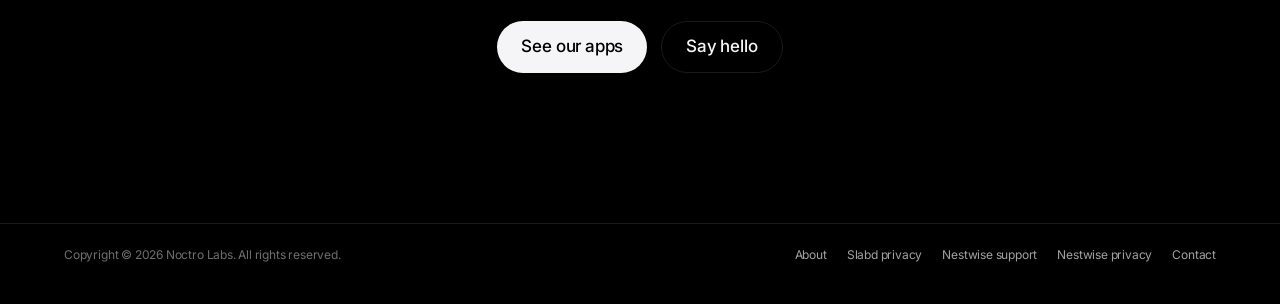
<file: about/index.html>
<!doctype html>
<html lang="en-GB">
<head>
  <meta charset="utf-8">
  <meta name="viewport" content="width=device-width, initial-scale=1">
  <title>About — Noctro Labs</title>
  <meta name="description" content="Noctro Labs is a small, AI-first app studio in the UK. We started because we were fed up of apps that didn't earn their subscription, so we built better ones.">
  <meta name="theme-color" content="#000000">
  <link rel="canonical" href="https://noctro.co.uk/about/">
  <link rel="icon" href="/assets/logo.svg" type="image/svg+xml">
  <link rel="apple-touch-icon" href="/assets/apple-touch-icon.png">

  <meta property="og:type" content="website">
  <meta property="og:url" content="https://noctro.co.uk/about/">
  <meta property="og:title" content="About Noctro Labs">
  <meta property="og:description" content="A small studio, obsessed with the details, building the apps we always wanted.">
  <meta property="og:image" content="https://noctro.co.uk/assets/og.jpg">
  <meta property="og:image:width" content="1200">
  <meta property="og:image:height" content="630">
  <meta name="twitter:card" content="summary_large_image">

  <script>document.documentElement.classList.add('js')</script>
  <link rel="preconnect" href="https://fonts.googleapis.com">
  <link rel="preconnect" href="https://fonts.gstatic.com" crossorigin>
  <link href="https://fonts.googleapis.com/css2?family=Inter:wght@400;500;600;700&display=swap" rel="stylesheet">

  <style>
    /* Tokens, nav, footer and motion match the home page. */
    :root {
      --bg: #000;
      --tile: #111113;
      --line: rgba(255, 255, 255, .1);
      --text: #f5f5f7;
      --muted: #a1a1a6;
      --faint: #6e6e73;
      --gold: #d9b876;
      --blue: #4f8bff;
      --grad: linear-gradient(90deg, #d9b876 0%, #ff9f5a 35%, #3fd0b8 68%, #4f8bff 100%);
      --wrap: 1200px;
      --font: -apple-system, BlinkMacSystemFont, "SF Pro Display", "Inter", "Segoe UI", system-ui, sans-serif;
    }
    *, *::before, *::after { box-sizing: border-box; }
    html { scroll-behavior: smooth; }
    body {
      margin: 0; background: var(--bg); color: var(--text);
      font: 400 17px/1.5 var(--font); letter-spacing: -.011em;
      -webkit-font-smoothing: antialiased; overflow-x: hidden;
    }
    img { display: block; max-width: 100%; }
    a { color: inherit; }
    h1, h2, h3, p { margin: 0; }
    .wrap { width: 100%; max-width: var(--wrap); margin: 0 auto; padding: 0 24px; }
    .narrow { max-width: 880px; }
    @media (max-width: 600px) { .wrap { padding: 0 16px; } }
    .grad { background: var(--grad); -webkit-background-clip: text; background-clip: text; color: transparent; }

    .nav {
      position: fixed; inset: 0 0 auto; z-index: 20; height: 52px;
      background: rgba(0, 0, 0, .72);
      backdrop-filter: saturate(180%) blur(20px);
      -webkit-backdrop-filter: saturate(180%) blur(20px);
      border-bottom: 1px solid var(--line);
    }
    .nav .wrap { display: flex; align-items: center; justify-content: space-between; height: 100%; }
    .brand { display: flex; align-items: center; gap: 9px; text-decoration: none; font-weight: 600; font-size: 17px; letter-spacing: -.02em; }
    .brand img { width: 24px; height: 24px; }
    .nav ul { list-style: none; display: flex; gap: 28px; margin: 0; padding: 0; font-size: 13px; }
    .nav ul a { text-decoration: none; color: var(--muted); transition: color .2s; }
    .nav ul a:hover, .nav ul a[aria-current] { color: var(--text); }
    @media (max-width: 560px) { .nav ul li:not(:last-child) { display: none; } }

    /* ---------- Hero ---------- */
    .hero { padding: 168px 0 120px; text-align: center; position: relative; overflow: hidden; }
    .hero::before {
      content: ""; position: absolute; left: 50%; top: 40%; transform: translate(-50%, -50%);
      width: 1000px; height: 600px; pointer-events: none;
      background:
        radial-gradient(closest-side at 38% 50%, rgba(217,184,118,.16), transparent),
        radial-gradient(closest-side at 62% 50%, rgba(79,139,255,.18), transparent);
      filter: blur(30px);
    }
    .eyebrow { font-size: 17px; font-weight: 600; color: var(--muted); }
    .hero h1 {
      position: relative; font-size: clamp(48px, 8.5vw, 112px); line-height: 1; letter-spacing: -.05em; font-weight: 700;
      max-width: 1000px; margin: 14px auto 0;
    }
    .hero .sub { position: relative; color: var(--muted); font-size: clamp(19px, 2vw, 24px); line-height: 1.4; max-width: 660px; margin: 26px auto 0; }

    /* ---------- Story chapters ---------- */
    .chapter { padding: 110px 0; border-top: 1px solid var(--line); }
    .chapter .num { font-size: 15px; font-weight: 600; color: var(--muted); font-variant-numeric: tabular-nums; }
    .chapter h2 {
      font-size: clamp(40px, 6.4vw, 84px); line-height: 1.02; letter-spacing: -.05em; font-weight: 700;
      margin-top: 18px; max-width: 1000px;
    }
    .chapter h2 .dim { color: #48484a; }
    .chapter .body { display: grid; grid-template-columns: 1fr 1fr; gap: 40px; margin-top: 48px; }
    .chapter .body p { color: var(--muted); font-size: 21px; line-height: 1.5; }
    .chapter .body p strong { color: var(--text); font-weight: 600; }
    @media (max-width: 800px) { .chapter { padding: 80px 0; } .chapter .body { grid-template-columns: 1fr; gap: 20px; } }

    /* The two apps, side by side, as the payoff of chapter one. */
    .origins { display: grid; grid-template-columns: 1fr 1fr; gap: 20px; margin-top: 56px; }
    .origin {
      border-radius: 28px; padding: 32px; display: flex; gap: 22px; align-items: center;
      text-decoration: none; border: 1px solid var(--line); transition: transform .3s;
    }
    .origin:hover { transform: translateY(-3px); }
    .origin img { width: 72px; height: 72px; border-radius: 17px; flex: none; }
    .origin .who { font-size: 14px; color: var(--muted); font-weight: 500; }
    .origin b { display: block; font-size: 26px; letter-spacing: -.03em; font-weight: 600; margin-top: 2px; }
    .origin span { display: block; color: rgba(255,255,255,.7); font-size: 15px; margin-top: 4px; }
    .origin.s { background: linear-gradient(135deg, #1d1810, #0e0d0b); }
    .origin.n { background: linear-gradient(135deg, #16307f, #0b1640); }
    @media (max-width: 760px) { .origins { grid-template-columns: 1fr; } .origin { padding: 24px; } }

    /* ---------- Moments ---------- */
    .moments { display: grid; grid-template-columns: repeat(3, 1fr); gap: 16px; margin-top: 56px; }
    .moment {
      border-radius: 26px; padding: 28px; min-height: 260px; border: 1px solid var(--line);
      display: flex; flex-direction: column; gap: 16px;
    }
    .moment .when { font-size: 14px; font-weight: 600; color: rgba(255,255,255,.6); font-variant-numeric: tabular-nums; }
    .moment p { font-size: 23px; line-height: 1.25; letter-spacing: -.03em; font-weight: 600; }
    .moment .app { margin-top: auto; display: flex; align-items: center; gap: 8px; font-size: 14px; font-weight: 500; color: rgba(255,255,255,.75); }
    .moment .app img { width: 22px; height: 22px; border-radius: 6px; }
    .moment.s { background: linear-gradient(160deg, #2a2213, #0e0d0b 70%); }
    .moment.n { background: linear-gradient(160deg, #1f45b8, #0b1640 75%); }
    .moment.t { background: linear-gradient(160deg, #0f5e57, #071d2e 75%); }
    @media (max-width: 900px) { .moments { grid-template-columns: 1fr; } .moment { min-height: 0; } }

    /* ---------- Promises (bento) ---------- */
    .promises { display: grid; grid-template-columns: repeat(4, 1fr); gap: 16px; margin-top: 56px; }
    .promise {
      border-radius: 26px; padding: 28px; background: var(--tile); border: 1px solid var(--line);
      display: flex; flex-direction: column; gap: 14px; min-height: 240px;
    }
    .promise .icon { width: 40px; height: 40px; border-radius: 12px; display: grid; place-items: center; background: rgba(255,255,255,.06); }
    .promise .icon svg { width: 22px; height: 22px; }
    .promise h3 { font-size: 21px; letter-spacing: -.025em; font-weight: 600; line-height: 1.2; margin-top: auto; }
    .promise p { color: var(--muted); font-size: 15px; line-height: 1.45; }
    .promise.wide { grid-column: span 2; }
    @media (max-width: 960px) { .promises { grid-template-columns: 1fr 1fr; } }
    @media (max-width: 560px) { .promises { grid-template-columns: 1fr; } .promise.wide { grid-column: span 1; } .promise { min-height: 0; } }
    .footnote { color: var(--faint); font-size: 13px; margin-top: 18px; max-width: 760px; }

    /* ---------- AI ---------- */
    .ai { position: relative; overflow: hidden; }
    .ai::before {
      content: ""; position: absolute; right: -200px; top: 10%; width: 700px; height: 700px; border-radius: 50%;
      background: conic-gradient(from 200deg, #d9b876, #ff9f5a, #3fd0b8, #4f8bff, #d9b876);
      filter: blur(120px); opacity: .18; pointer-events: none;
    }
    .ai .wrap { position: relative; }
    .split { display: grid; grid-template-columns: repeat(3, 1fr); gap: 16px; margin-top: 56px; }
    .split div { border-top: 1px solid var(--line); padding-top: 22px; }
    .split b { display: block; font-size: 19px; font-weight: 600; letter-spacing: -.02em; }
    .split p { color: var(--muted); font-size: 16px; margin-top: 8px; }
    @media (max-width: 800px) { .split { grid-template-columns: 1fr; } }

    /* ---------- Obsession list ---------- */
    .checks { list-style: none; padding: 0; margin: 56px 0 0; display: grid; grid-template-columns: 1fr 1fr; gap: 0 40px; }
    .checks li { display: flex; gap: 16px; align-items: flex-start; padding: 22px 0; border-top: 1px solid var(--line); font-size: 19px; letter-spacing: -.02em; }
    .checks li svg { flex: none; width: 24px; height: 24px; margin-top: 2px; }
    .checks li span { color: var(--muted); display: block; font-size: 15px; margin-top: 4px; letter-spacing: -.01em; }
    @media (max-width: 800px) { .checks { grid-template-columns: 1fr; } }

    /* ---------- Founder note ---------- */
    .note { padding: 140px 0; text-align: center; border-top: 1px solid var(--line); }
    .note blockquote {
      margin: 0 auto; max-width: 900px;
      font-size: clamp(30px, 4.4vw, 52px); line-height: 1.15; letter-spacing: -.04em; font-weight: 600;
    }
    .note .sig { margin-top: 32px; color: var(--muted); font-size: 17px; }
    .note .sig b { color: var(--text); font-weight: 600; }

    /* ---------- CTA ---------- */
    .cta { text-align: center; padding: 120px 0 150px; border-top: 1px solid var(--line); }
    .cta h2 { font-size: clamp(44px, 7vw, 96px); line-height: 1; letter-spacing: -.05em; font-weight: 700; }
    .cta p { color: var(--muted); font-size: 21px; margin: 18px auto 34px; max-width: 560px; }
    .ctas { display: flex; justify-content: center; flex-wrap: wrap; gap: 14px; }
    .btn { display: inline-flex; align-items: center; padding: 12px 24px; border-radius: 999px; font-size: 17px; font-weight: 500; text-decoration: none; transition: background .2s, transform .2s; }
    .btn:hover { transform: translateY(-1px); }
    .btn-fill { background: var(--text); color: #000; }
    .btn-fill:hover { background: #fff; }
    .btn-line { border: 1px solid var(--line); }
    .btn-line:hover { border-color: rgba(255,255,255,.3); }

    footer { border-top: 1px solid var(--line); padding: 22px 0 40px; color: var(--faint); font-size: 12px; }
    footer .wrap { display: flex; flex-wrap: wrap; gap: 12px 24px; justify-content: space-between; }
    footer nav { display: flex; flex-wrap: wrap; gap: 8px 20px; }
    footer a { text-decoration: none; color: var(--muted); }
    footer a:hover { color: var(--text); }

    .js .reveal { opacity: 0; translate: 0 28px; transition: opacity 1s ease, translate 1s cubic-bezier(.2,.7,.2,1); }
    .js .reveal.in { opacity: 1; translate: 0 0; }
    .js .reveal.d1 { transition-delay: .08s; } .js .reveal.d2 { transition-delay: .16s; } .js .reveal.d3 { transition-delay: .24s; }
    @media (prefers-reduced-motion: reduce) {
      *, *::before, *::after { animation: none !important; transition: none !important; }
      .js .reveal { opacity: 1; translate: none; }
      html { scroll-behavior: auto; }
    }
  </style>
</head>
<body>

  <header class="nav">
    <div class="wrap">
      <a class="brand" href="/" aria-label="Noctro Labs home">
        <img src="/assets/logo.svg" alt="" width="24" height="24">Noctro Labs
      </a>
      <ul>
        <li><a href="/#slabd">Slabd</a></li>
        <li><a href="/#nestwise">Nestwise</a></li>
        <li><a href="/about/" aria-current="page">About</a></li>
        <li><a href="/#contact">Contact</a></li>
      </ul>
    </div>
  </header>

  <main>
    <section class="hero">
      <div class="wrap">
        <p class="eyebrow reveal">About Noctro Labs</p>
        <h1 class="reveal d1">We build the apps <span class="grad">we wished existed.</span></h1>
        <p class="sub reveal d2">The apps you use every day should be made with as much care as the things you love. We got tired of waiting for someone else to make them, so we started making them ourselves.</p>
      </div>
    </section>

    <!-- 01 -->
    <section class="chapter">
      <div class="wrap">
        <p class="num reveal">01 · How it started</p>
        <h2 class="reveal d1">It started at home. <span class="dim">The best ideas usually do.</span></h2>
        <div class="body">
          <p class="reveal"><strong>Kieran, our founder, collects trading cards and has a busy family to keep on track.</strong> Both deserved a great app. Every one he tried did half the job, and most still wanted paying every month for it.</p>
          <p class="reveal d1">There was no app that showed whether a collection had made money or lost it. There was no single place to see who's where, which chores are done, and what pocket money is owed. So instead of settling, he started building.</p>
        </div>
        <div class="origins">
          <a class="origin s reveal" href="/#slabd">
            <img src="/assets/slabd.png" alt="" width="72" height="72">
            <div><span class="who">For the collection</span><b>Slabd</b><span>Every card, what it cost and what it's worth now.</span></div>
          </a>
          <a class="origin n reveal d1" href="/#nestwise">
            <img src="/assets/nestwise.png" alt="" width="72" height="72">
            <div><span class="who">For the family</span><b>Nestwise</b><span>Calendar, chores, pocket money and chat, all in one place.</span></div>
          </a>
        </div>
      </div>
    </section>

    <!-- 02 -->
    <section class="chapter">
      <div class="wrap">
        <p class="num reveal">02 · Real life</p>
        <h2 class="reveal d1">We design for the moments that matter. <span class="dim">Not the app store charts.</span></h2>
        <div class="body">
          <p class="reveal">The card you've been chasing for months, finally in your hands. The morning rush to work out who's on the school run. A child's pride as they watch their pocket money add up.</p>
          <p class="reveal d1">These are the moments we build for. Every screen has to earn its place in someone's day: it should be quick, clear, and out of the way when you don't need it.</p>
        </div>
        <div class="moments">
          <div class="moment s reveal">
            <span class="when">Saturday · 10:12</span>
            <p>The card you chased for months is in the vault, and you can already see what it's worth.</p>
            <span class="app"><img src="/assets/slabd.png" alt="" width="22" height="22">Slabd</span>
          </div>
          <div class="moment n reveal d1">
            <span class="when">Monday · 7:45</span>
            <p>Nobody's shouting up the stairs. Everyone already knows who's on the school run.</p>
            <span class="app"><img src="/assets/nestwise.png" alt="" width="22" height="22">Nestwise</span>
          </div>
          <div class="moment t reveal d2">
            <span class="when">Friday · 18:00</span>
            <p>Payday. Chores ticked off, pocket money earned, and no arguments about who did what.</p>
            <span class="app"><img src="/assets/nestwise.png" alt="" width="22" height="22">Nestwise</span>
          </div>
        </div>
      </div>
    </section>

    <!-- 03 -->
    <section class="chapter">
      <div class="wrap">
        <p class="num reveal">03 · Subscriptions</p>
        <h2 class="reveal d1">We're fed up of subscriptions too. <span class="dim">So ours have to earn their place.</span></h2>
        <div class="body">
          <p class="reveal">We've all been there: another monthly charge for an app that never seems to get any better. We refuse to make that app. Good apps do take ongoing work, so some of ours have a paid plan, and in return we promise you this.</p>
          <p class="reveal d1">These promises aren't buried in the small print. We build our apps around them. Slabd keeps every one of them today, and every app we launch will too.</p>
        </div>
        <div class="promises">
          <div class="promise wide reveal">
            <div class="icon"><svg viewBox="0 0 24 24" fill="none" stroke="#d9b876" stroke-width="2" stroke-linecap="round" stroke-linejoin="round"><path d="M20 12v9H4v-9"/><path d="M2 7h20v5H2z"/><path d="M12 21V7"/><path d="M12 7H7.5a2.5 2.5 0 0 1 0-5C11 2 12 7 12 7z"/><path d="M12 7h4.5a2.5 2.5 0 0 0 0-5C13 2 12 7 12 7z"/></svg></div>
            <h3>A free version worth having</h3>
            <p>Not a trial, and not a teaser. Slabd's free plan holds a real collection of up to 75 cards, and you never need to enter card details.</p>
          </div>
          <div class="promise reveal d1">
            <div class="icon"><svg viewBox="0 0 24 24" fill="none" stroke="#3fd0b8" stroke-width="2" stroke-linecap="round" stroke-linejoin="round"><path d="M21 15v4a2 2 0 0 1-2 2H5a2 2 0 0 1-2-2v-4"/><path d="M7 10l5 5 5-5"/><path d="M12 15V3"/></svg></div>
            <h3>Your data is always yours</h3>
            <p>Exporting your data is never behind a paywall.</p>
          </div>
          <div class="promise reveal d2">
            <div class="icon"><svg viewBox="0 0 24 24" fill="none" stroke="#4f8bff" stroke-width="2" stroke-linecap="round" stroke-linejoin="round"><rect x="3" y="11" width="18" height="11" rx="2"/><path d="M7 11V7a5 5 0 0 1 9.9-1"/></svg></div>
            <h3>Nothing held hostage</h3>
            <p>Stop paying, and everything you've added is still there.</p>
          </div>
          <div class="promise wide reveal">
            <div class="icon"><svg viewBox="0 0 24 24" fill="none" stroke="#ff9f5a" stroke-width="2" stroke-linecap="round" stroke-linejoin="round"><path d="M20.8 4.6a5.5 5.5 0 0 0-7.8 0L12 5.7l-1-1.1a5.5 5.5 0 0 0-7.8 7.8l1 1.1L12 21l7.8-7.5 1-1.1a5.5 5.5 0 0 0 0-7.8z"/></svg></div>
            <h3>Early believers are looked after</h3>
            <p>The people who back an app early help shape it, and they should be rewarded for it. Slabd's founding members get Premium free, permanently.</p>
          </div>
          <div class="promise wide reveal d1">
            <div class="icon"><svg viewBox="0 0 24 24" fill="none" stroke="#f5f5f7" stroke-width="2" stroke-linecap="round" stroke-linejoin="round"><circle cx="12" cy="12" r="9"/><path d="M8 12h8"/></svg></div>
            <h3>No tricks, ever</h3>
            <p>No fake countdowns, no guilt-trip pop-ups, and no maze when you want to cancel. You'll always see the price clearly before you pay.</p>
          </div>
        </div>
        <p class="footnote reveal">Slabd's paid plan hasn't launched yet. Its pricing page shows what we intend to charge.</p>
      </div>
    </section>

    <!-- 04 -->
    <section class="chapter ai">
      <div class="wrap">
        <p class="num reveal">04 · How we work</p>
        <h2 class="reveal d1">A small team that builds <span class="grad">with AI.</span></h2>
        <div class="body">
          <p class="reveal">We're small on purpose. There are no layers of management and no committees watering ideas down, just people who care deeply, making every decision themselves.</p>
          <p class="reveal d1"><strong>And we build with AI at our side:</strong> designing, writing code, testing and checking each other's work. It lets a handful of people achieve what used to need a whole team. Every hour it saves goes into the details you'll feel.</p>
        </div>
        <div class="split">
          <div class="reveal"><b>AI does the heavy lifting</b><p>It builds, tests and reviews around the clock, so a good idea becomes a working app quickly.</p></div>
          <div class="reveal d1"><b>People make the calls</b><p>Every design decision and every release needs a person to say yes. Nothing ships until it feels right.</p></div>
          <div class="reveal d2"><b>So you get more, sooner</b><p>It's how a small studio can keep launching new apps all through 2027 without cutting a single corner.</p></div>
        </div>
      </div>
    </section>

    <!-- 05 -->
    <section class="chapter">
      <div class="wrap">
        <p class="num reveal">05 · Perfection</p>
        <h2 class="reveal d1">Obsessed with the last 1%. <span class="dim">Because that's the part you feel.</span></h2>
        <div class="body">
          <p class="reveal">Plenty of apps are 99% finished. The last 1% is the difference between an app you put up with and one you love: the animation that lands just right, the message that actually helps, the sync that simply works.</p>
          <p class="reveal d1">We'll happily ship a week late rather than ship something we're not proud of. You'll never notice most of what we sweat over, and that's exactly the point.</p>
        </div>
        <ul class="checks">
          <li class="reveal"><svg viewBox="0 0 24 24" fill="none" stroke="#3fd0b8" stroke-width="2.4" stroke-linecap="round" stroke-linejoin="round"><path d="M20 6 9 17l-5-5"/></svg><div>Built natively for iPhone<span>In Swift, following Apple's design guidelines, rather than a website squeezed into an app.</span></div></li>
          <li class="reveal d1"><svg viewBox="0 0 24 24" fill="none" stroke="#3fd0b8" stroke-width="2.4" stroke-linecap="round" stroke-linejoin="round"><path d="M20 6 9 17l-5-5"/></svg><div>Tested on real phones, by real families<span>Not just in a simulator. Our own households use every app before you do.</span></div></li>
          <li class="reveal"><svg viewBox="0 0 24 24" fill="none" stroke="#3fd0b8" stroke-width="2.4" stroke-linecap="round" stroke-linejoin="round"><path d="M20 6 9 17l-5-5"/></svg><div>Private by default<span>We collect only what an app needs to work. No ads, and we never sell data.</span></div></li>
          <li class="reveal d1"><svg viewBox="0 0 24 24" fill="none" stroke="#3fd0b8" stroke-width="2.4" stroke-linecap="round" stroke-linejoin="round"><path d="M20 6 9 17l-5-5"/></svg><div>Always improving<span>Launch is the start. We keep improving our apps long after release.</span></div></li>
        </ul>
      </div>
    </section>

    <!-- Founder note -->
    <section class="note">
      <div class="wrap">
        <blockquote class="reveal">“I wanted apps I'd be proud to show people. That's still the only test that matters.”</blockquote>
        <p class="sig reveal d1"><b>Kieran</b> · Founder, Noctro Labs</p>
      </div>
    </section>

    <section class="cta">
      <div class="wrap">
        <h2 class="reveal">This is only <span class="grad">the beginning.</span></h2>
        <p class="reveal d1">More apps are on the way all through 2027. We'd love you to come along for the ride.</p>
        <div class="ctas reveal d2">
          <a class="btn btn-fill" href="/#slabd">See our apps</a>
          <a class="btn btn-line" href="mailto:hello@noctro.co.uk">Say hello</a>
        </div>
      </div>
    </section>
  </main>

  <footer>
    <div class="wrap">
      <div>Copyright © <span id="year">2026</span> Noctro Labs. All rights reserved.</div>
      <nav>
        <a href="/about/">About</a>
        <a href="https://slabd.app/privacy" rel="noopener">Slabd privacy</a>
        <a href="/nestwise/support/">Nestwise support</a>
        <a href="/nestwise/privacy/">Nestwise privacy</a>
        <a href="mailto:hello@noctro.co.uk">Contact</a>
      </nav>
    </div>
  </footer>

  <script>
    document.getElementById('year').textContent = new Date().getFullYear();
    const io = new IntersectionObserver(entries => {
      for (const e of entries) if (e.isIntersecting) { e.target.classList.add('in'); io.unobserve(e.target); }
    }, { threshold: .1 });
    document.querySelectorAll('.reveal').forEach(el => io.observe(el));
  </script>
</body>
</html>
</file>
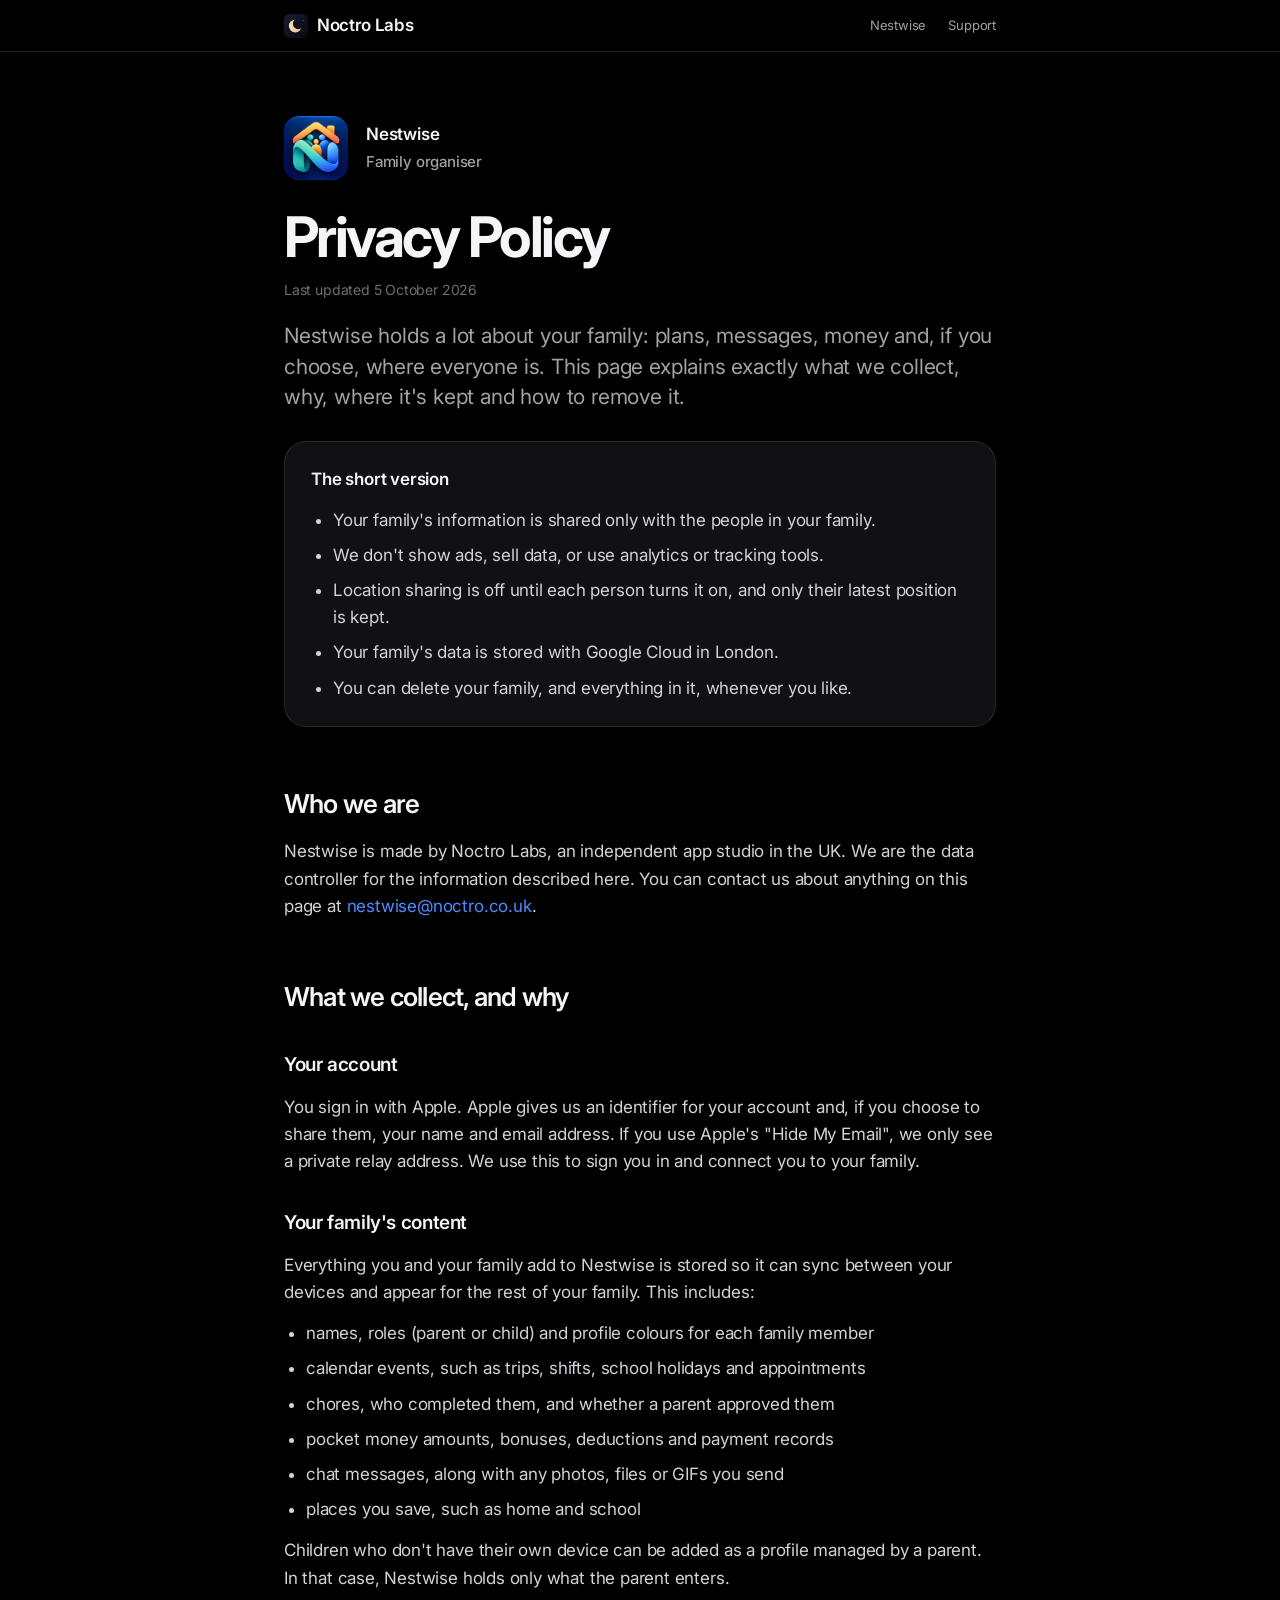
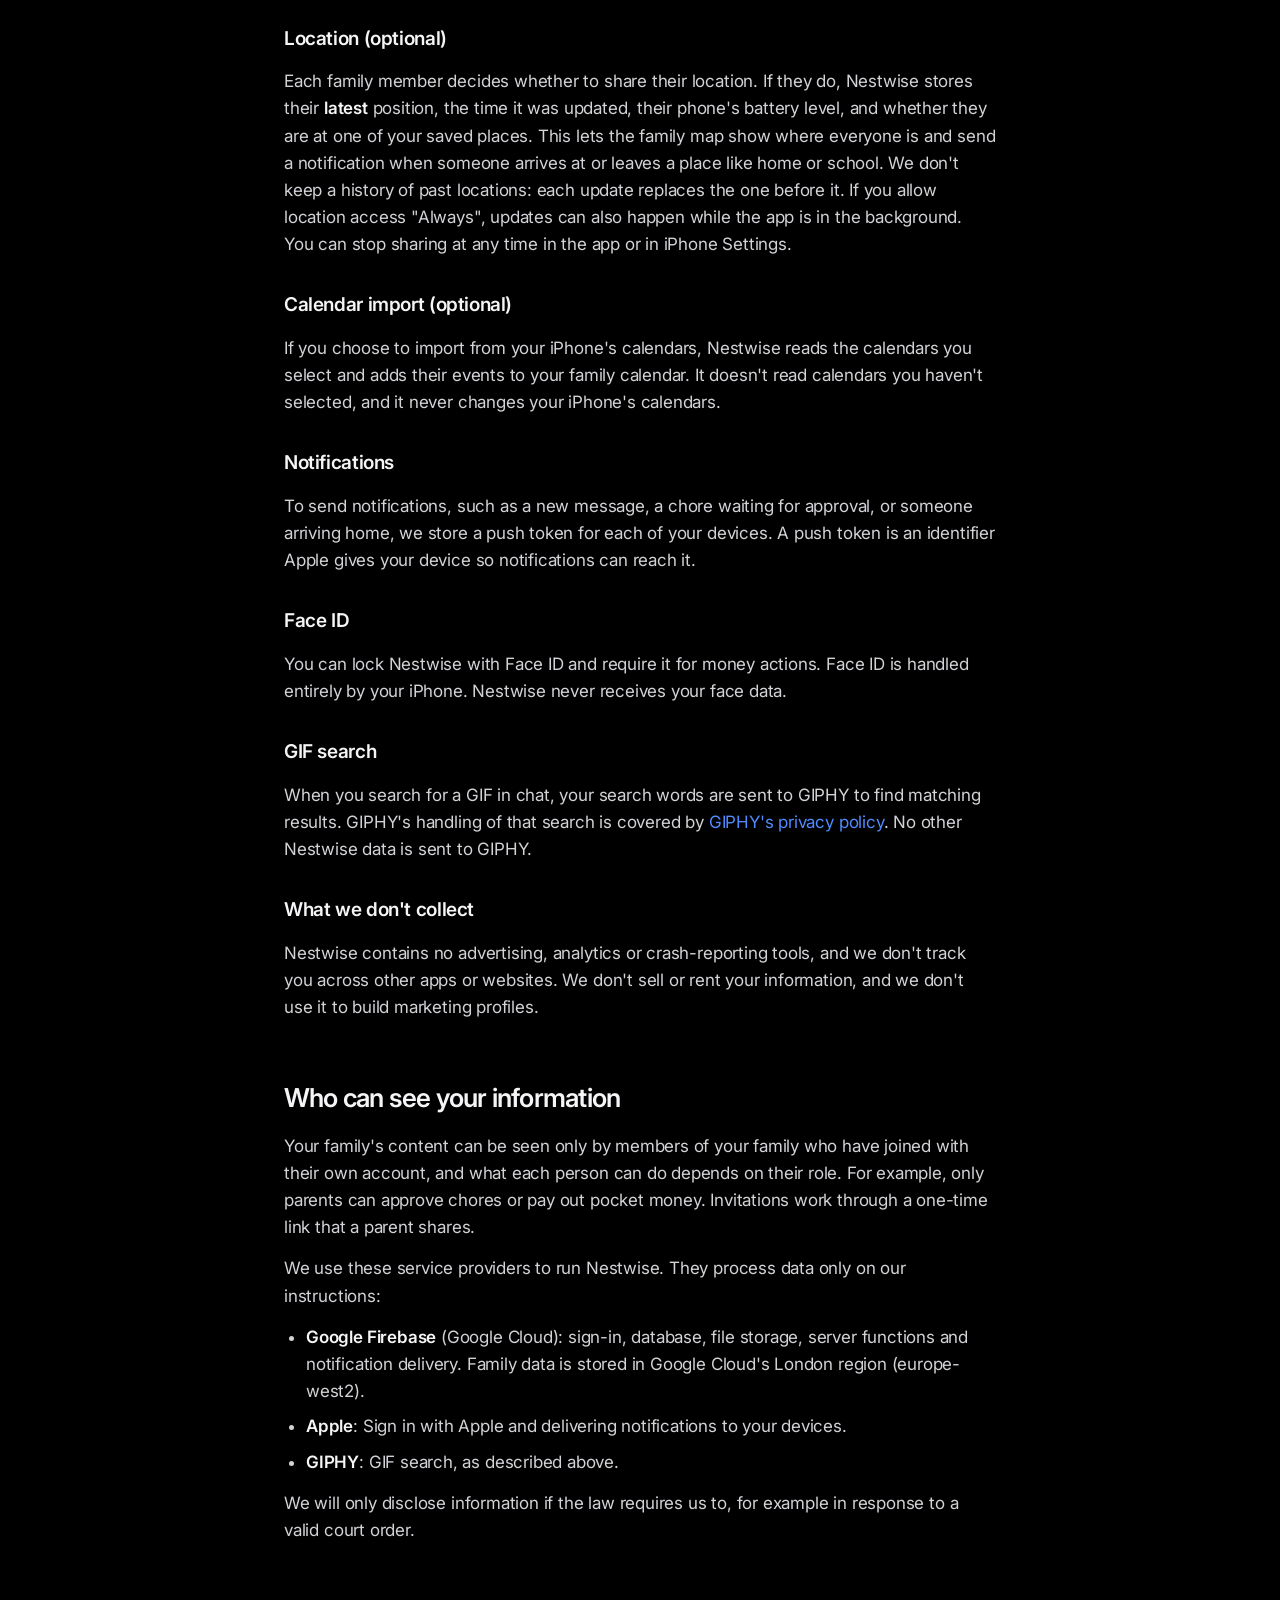
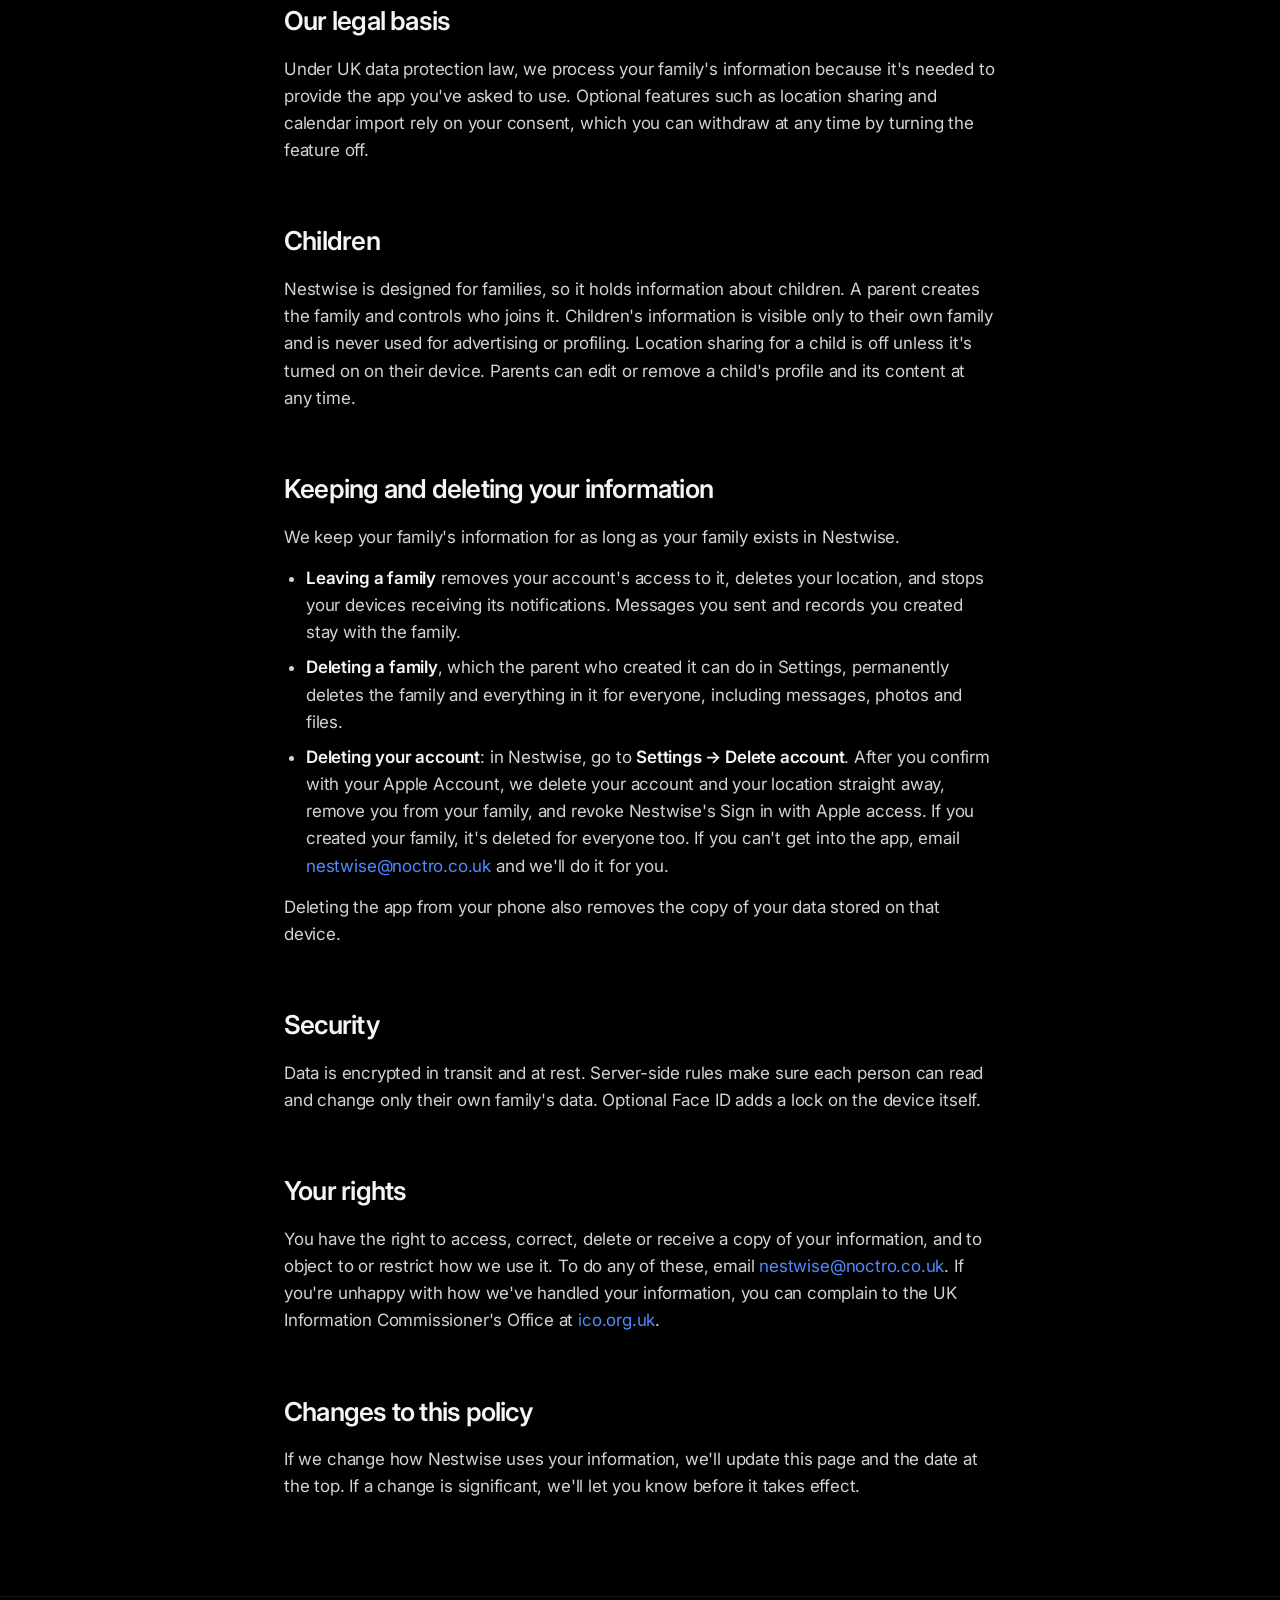
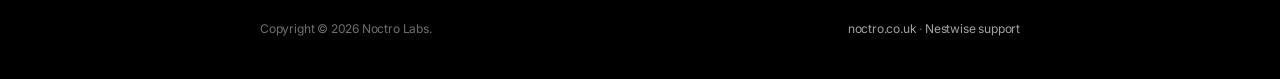
<file: nestwise/privacy/index.html>
<!doctype html>
<html lang="en-GB">
<head>
  <meta charset="utf-8">
  <meta name="viewport" content="width=device-width, initial-scale=1">
  <title>Nestwise Privacy Policy — Noctro Labs</title>
  <meta name="description" content="How Nestwise, the family organiser from Noctro Labs, handles your family's information.">
  <meta name="theme-color" content="#000000">
  <link rel="canonical" href="https://noctro.co.uk/nestwise/privacy/">
  <meta property="og:title" content="Nestwise Privacy Policy — Noctro Labs">
  <meta property="og:image" content="https://noctro.co.uk/assets/og.jpg">
  <meta property="og:image:width" content="1200">
  <meta property="og:image:height" content="630">
  <meta property="og:image:alt" content="Noctro Labs: Apps, made with obsessive care. Slabd and Nestwise shown on iPhones.">
  <meta name="twitter:card" content="summary_large_image">
  <link rel="icon" href="/assets/logo.svg" type="image/svg+xml">
  <link rel="apple-touch-icon" href="/assets/apple-touch-icon.png">
  <link href="https://fonts.googleapis.com/css2?family=Inter:wght@400;500;600;700&display=swap" rel="stylesheet">
  <link rel="stylesheet" href="/assets/doc.css">
</head>
<body>
  <header class="nav">
    <div class="in">
      <a class="brand" href="/"><img src="/assets/logo.svg" alt="" width="24" height="24">Noctro Labs</a>
      <nav class="links"><a href="/#nestwise">Nestwise</a><a href="/nestwise/support/">Support</a></nav>
    </div>
  </header>

  <main>
    <div class="app-head">
      <img src="/assets/nestwise.png" alt="Nestwise app icon" width="64" height="64">
      <div><strong>Nestwise</strong><br><span>Family organiser</span></div>
    </div>
    <h1>Privacy Policy</h1>
    <p class="updated">Last updated 5 October 2026</p>
    <p class="lede">Nestwise holds a lot about your family: plans, messages, money and, if you choose, where everyone is. This page explains exactly what we collect, why, where it's kept and how to remove it.</p>

    <div class="card">
      <p><strong>The short version</strong></p>
      <ul>
        <li>Your family's information is shared only with the people in your family.</li>
        <li>We don't show ads, sell data, or use analytics or tracking tools.</li>
        <li>Location sharing is off until each person turns it on, and only their latest position is kept.</li>
        <li>Your family's data is stored with Google Cloud in London.</li>
        <li>You can delete your family, and everything in it, whenever you like.</li>
      </ul>
    </div>

    <h2>Who we are</h2>
    <p>Nestwise is made by Noctro Labs, an independent app studio in the UK. We are the data controller for the information described here. You can contact us about anything on this page at <a href="mailto:nestwise@noctro.co.uk">nestwise@noctro.co.uk</a>.</p>

    <h2>What we collect, and why</h2>

    <h3>Your account</h3>
    <p>You sign in with Apple. Apple gives us an identifier for your account and, if you choose to share them, your name and email address. If you use Apple's "Hide My Email", we only see a private relay address. We use this to sign you in and connect you to your family.</p>

    <h3>Your family's content</h3>
    <p>Everything you and your family add to Nestwise is stored so it can sync between your devices and appear for the rest of your family. This includes:</p>
    <ul>
      <li>names, roles (parent or child) and profile colours for each family member</li>
      <li>calendar events, such as trips, shifts, school holidays and appointments</li>
      <li>chores, who completed them, and whether a parent approved them</li>
      <li>pocket money amounts, bonuses, deductions and payment records</li>
      <li>chat messages, along with any photos, files or GIFs you send</li>
      <li>places you save, such as home and school</li>
    </ul>
    <p>Children who don't have their own device can be added as a profile managed by a parent. In that case, Nestwise holds only what the parent enters.</p>

    <h3>Location (optional)</h3>
    <p>Each family member decides whether to share their location. If they do, Nestwise stores their <strong>latest</strong> position, the time it was updated, their phone's battery level, and whether they are at one of your saved places. This lets the family map show where everyone is and send a notification when someone arrives at or leaves a place like home or school. We don't keep a history of past locations: each update replaces the one before it. If you allow location access "Always", updates can also happen while the app is in the background. You can stop sharing at any time in the app or in iPhone Settings.</p>

    <h3>Calendar import (optional)</h3>
    <p>If you choose to import from your iPhone's calendars, Nestwise reads the calendars you select and adds their events to your family calendar. It doesn't read calendars you haven't selected, and it never changes your iPhone's calendars.</p>

    <h3>Notifications</h3>
    <p>To send notifications, such as a new message, a chore waiting for approval, or someone arriving home, we store a push token for each of your devices. A push token is an identifier Apple gives your device so notifications can reach it.</p>

    <h3>Face ID</h3>
    <p>You can lock Nestwise with Face ID and require it for money actions. Face ID is handled entirely by your iPhone. Nestwise never receives your face data.</p>

    <h3>GIF search</h3>
    <p>When you search for a GIF in chat, your search words are sent to GIPHY to find matching results. GIPHY's handling of that search is covered by <a href="https://giphy.com/privacy" rel="noopener">GIPHY's privacy policy</a>. No other Nestwise data is sent to GIPHY.</p>

    <h3>What we don't collect</h3>
    <p>Nestwise contains no advertising, analytics or crash-reporting tools, and we don't track you across other apps or websites. We don't sell or rent your information, and we don't use it to build marketing profiles.</p>

    <h2>Who can see your information</h2>
    <p>Your family's content can be seen only by members of your family who have joined with their own account, and what each person can do depends on their role. For example, only parents can approve chores or pay out pocket money. Invitations work through a one-time link that a parent shares.</p>
    <p>We use these service providers to run Nestwise. They process data only on our instructions:</p>
    <ul>
      <li><strong>Google Firebase</strong> (Google Cloud): sign-in, database, file storage, server functions and notification delivery. Family data is stored in Google Cloud's London region (europe-west2).</li>
      <li><strong>Apple</strong>: Sign in with Apple and delivering notifications to your devices.</li>
      <li><strong>GIPHY</strong>: GIF search, as described above.</li>
    </ul>
    <p>We will only disclose information if the law requires us to, for example in response to a valid court order.</p>

    <h2>Our legal basis</h2>
    <p>Under UK data protection law, we process your family's information because it's needed to provide the app you've asked to use. Optional features such as location sharing and calendar import rely on your consent, which you can withdraw at any time by turning the feature off.</p>

    <h2>Children</h2>
    <p>Nestwise is designed for families, so it holds information about children. A parent creates the family and controls who joins it. Children's information is visible only to their own family and is never used for advertising or profiling. Location sharing for a child is off unless it's turned on on their device. Parents can edit or remove a child's profile and its content at any time.</p>

    <h2>Keeping and deleting your information</h2>
    <p>We keep your family's information for as long as your family exists in Nestwise.</p>
    <ul>
      <li><strong>Leaving a family</strong> removes your account's access to it, deletes your location, and stops your devices receiving its notifications. Messages you sent and records you created stay with the family.</li>
      <li><strong>Deleting a family</strong>, which the parent who created it can do in Settings, permanently deletes the family and everything in it for everyone, including messages, photos and files.</li>
      <li><strong>Deleting your account</strong>: in Nestwise, go to <strong>Settings → Delete account</strong>. After you confirm with your Apple Account, we delete your account and your location straight away, remove you from your family, and revoke Nestwise's Sign in with Apple access. If you created your family, it's deleted for everyone too. If you can't get into the app, email <a href="mailto:nestwise@noctro.co.uk">nestwise@noctro.co.uk</a> and we'll do it for you.</li>
    </ul>
    <p>Deleting the app from your phone also removes the copy of your data stored on that device.</p>

    <h2>Security</h2>
    <p>Data is encrypted in transit and at rest. Server-side rules make sure each person can read and change only their own family's data. Optional Face ID adds a lock on the device itself.</p>

    <h2>Your rights</h2>
    <p>You have the right to access, correct, delete or receive a copy of your information, and to object to or restrict how we use it. To do any of these, email <a href="mailto:nestwise@noctro.co.uk">nestwise@noctro.co.uk</a>. If you're unhappy with how we've handled your information, you can complain to the UK Information Commissioner's Office at <a href="https://ico.org.uk/make-a-complaint/" rel="noopener">ico.org.uk</a>.</p>

    <h2>Changes to this policy</h2>
    <p>If we change how Nestwise uses your information, we'll update this page and the date at the top. If a change is significant, we'll let you know before it takes effect.</p>
  </main>

  <footer>
    <div class="in">
      <div>Copyright © 2026 Noctro Labs.</div>
      <div><a href="/">noctro.co.uk</a> · <a href="/nestwise/support/">Nestwise support</a></div>
    </div>
  </footer>
</body>
</html>
</file>
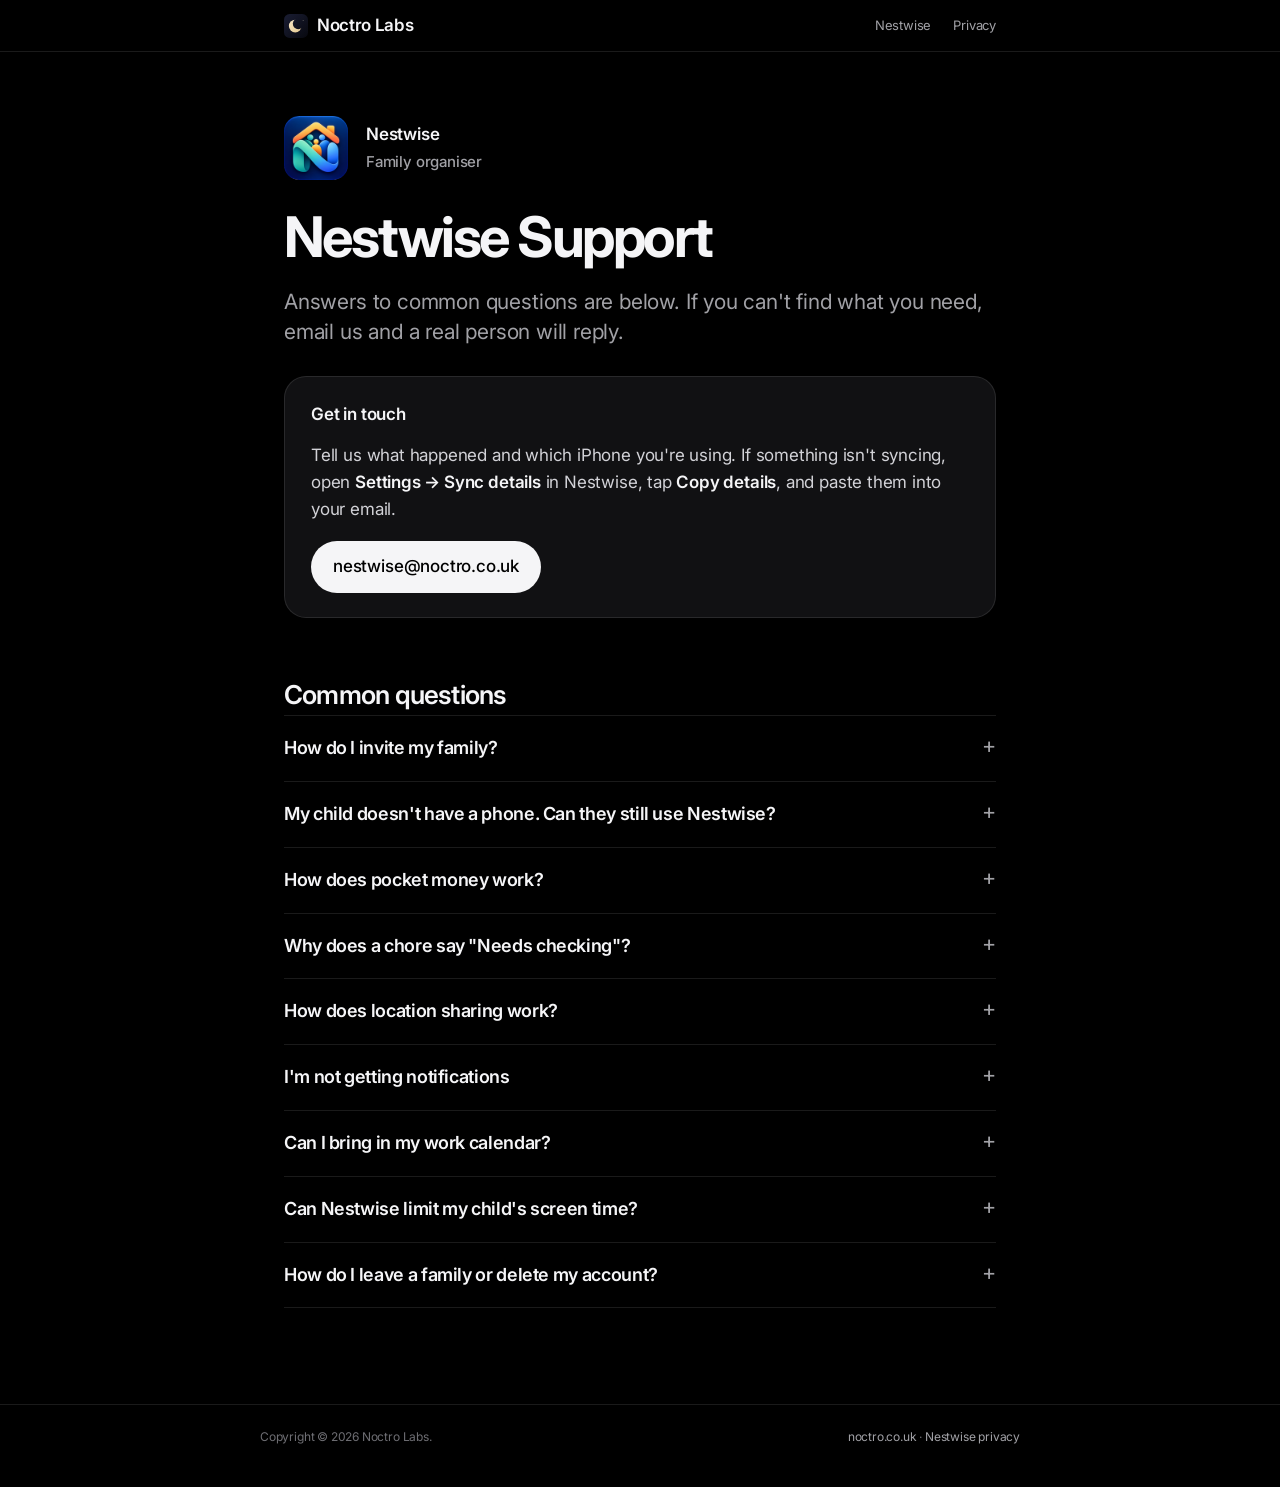
<file: nestwise/support/index.html>
<!doctype html>
<html lang="en-GB">
<head>
  <meta charset="utf-8">
  <meta name="viewport" content="width=device-width, initial-scale=1">
  <title>Nestwise Support — Noctro Labs</title>
  <meta name="description" content="Help with Nestwise, the family organiser from Noctro Labs.">
  <meta name="theme-color" content="#000000">
  <link rel="canonical" href="https://noctro.co.uk/nestwise/support/">
  <meta property="og:title" content="Nestwise Support — Noctro Labs">
  <meta property="og:image" content="https://noctro.co.uk/assets/og.jpg">
  <meta property="og:image:width" content="1200">
  <meta property="og:image:height" content="630">
  <meta property="og:image:alt" content="Noctro Labs: Apps, made with obsessive care. Slabd and Nestwise shown on iPhones.">
  <meta name="twitter:card" content="summary_large_image">
  <link rel="icon" href="/assets/logo.svg" type="image/svg+xml">
  <link rel="apple-touch-icon" href="/assets/apple-touch-icon.png">
  <link href="https://fonts.googleapis.com/css2?family=Inter:wght@400;500;600;700&display=swap" rel="stylesheet">
  <link rel="stylesheet" href="/assets/doc.css">
</head>
<body>
  <header class="nav">
    <div class="in">
      <a class="brand" href="/"><img src="/assets/logo.svg" alt="" width="24" height="24">Noctro Labs</a>
      <nav class="links"><a href="/#nestwise">Nestwise</a><a href="/nestwise/privacy/">Privacy</a></nav>
    </div>
  </header>

  <main>
    <div class="app-head">
      <img src="/assets/nestwise.png" alt="Nestwise app icon" width="64" height="64">
      <div><strong>Nestwise</strong><br><span>Family organiser</span></div>
    </div>
    <h1>Nestwise Support</h1>
    <p class="lede">Answers to common questions are below. If you can't find what you need, email us and a real person will reply.</p>

    <div class="card">
      <p><strong>Get in touch</strong></p>
      <p>Tell us what happened and which iPhone you're using. If something isn't syncing, open <strong>Settings → Sync details</strong> in Nestwise, tap <strong>Copy details</strong>, and paste them into your email.</p>
      <a class="mail" href="mailto:nestwise@noctro.co.uk?subject=Nestwise%20support">nestwise@noctro.co.uk</a>
    </div>

    <h2>Common questions</h2>

    <details>
      <summary>How do I invite my family?</summary>
      <p>In <strong>Settings → Family sharing</strong>, add each person as a parent or a child, then send them their invite. On their iPhone, they install Nestwise, tap <strong>I've been invited to a family</strong>, and enter the invite code.</p>
    </details>

    <details>
      <summary>My child doesn't have a phone. Can they still use Nestwise?</summary>
      <p>Yes. Add them as a child. Parents can tick off their chores and keep track of their pocket money for them. If they get an iPhone later, send them an invite and their profile moves onto their own phone.</p>
    </details>

    <details>
      <summary>How does pocket money work?</summary>
      <p>Each child can earn money from chores, get a set weekly amount, or both. Money adds up through the calendar month, then it's payday. Parents can add a bonus, take money away, or mark a month as paid. A month that hasn't been paid stays as its own statement, so nothing gets lost.</p>
    </details>

    <details>
      <summary>Why does a chore say "Needs checking"?</summary>
      <p>When a child marks a chore as done, a parent checks it before the money is added. Parents will find these waiting under <strong>Needs checking</strong> and can approve them one at a time or all at once.</p>
    </details>

    <details>
      <summary>How does location sharing work?</summary>
      <p>Each person chooses whether to share their location, and it's off until they turn it on. To get a notification when someone arrives at or leaves home or school, allow location access <strong>Always</strong> in iPhone Settings. Only each person's latest location is kept. See the <a href="/nestwise/privacy/">privacy policy</a> for details.</p>
    </details>

    <details>
      <summary>I'm not getting notifications</summary>
      <p>Check that notifications are allowed for Nestwise in iPhone <strong>Settings → Notifications</strong>, and that a Focus mode isn't silencing them. In Nestwise, open <strong>Settings → Notifications</strong> and make sure they're turned on for this iPhone.</p>
    </details>

    <details>
      <summary>Can I bring in my work calendar?</summary>
      <p>Yes. In the Calendar tab, tap <strong>+</strong> then <strong>Import from Calendar</strong>, and choose which iPhone calendars to bring in, so trips and shifts appear for the family. Running the import again updates any events you imported before.</p>
    </details>

    <details>
      <summary>Can Nestwise limit my child's screen time?</summary>
      <p>Nestwise doesn't control Screen Time itself. Apple's own Screen Time does this best. Open <strong>Settings → Screen Time tips</strong> in Nestwise for a quick guide to setting it up.</p>
    </details>

    <details>
      <summary>How do I leave a family or delete my account?</summary>
      <p>In <strong>Settings → Family sharing</strong>, anyone except the person who created the family can leave it. The person who created it can delete the family, which permanently removes everything in it for everyone.</p>
      <p>To delete your account, go to <strong>Settings → Delete account</strong> and confirm with your Apple Account. Your account and location are deleted straight away. If you created your family, it's deleted for everyone too.</p>
    </details>
  </main>

  <footer>
    <div class="in">
      <div>Copyright © 2026 Noctro Labs.</div>
      <div><a href="/">noctro.co.uk</a> · <a href="/nestwise/privacy/">Nestwise privacy</a></div>
    </div>
  </footer>
</body>
</html>
</file>
<file: assets/doc.css>
/* Shared styles for text pages (privacy, support). Matches the home page tokens. */
:root {
  --bg: #000;
  --tile: #111113;
  --line: rgba(255, 255, 255, .1);
  --text: #f5f5f7;
  --muted: #a1a1a6;
  --faint: #6e6e73;
  --blue: #4f8bff;
  --font: -apple-system, BlinkMacSystemFont, "SF Pro Display", "Inter", "Segoe UI", system-ui, sans-serif;
}
*, *::before, *::after { box-sizing: border-box; }
body {
  margin: 0; background: var(--bg); color: var(--text);
  font: 400 17px/1.6 var(--font); letter-spacing: -.011em;
  -webkit-font-smoothing: antialiased;
}
a { color: var(--blue); text-decoration: none; }
a:hover { text-decoration: underline; }

.nav {
  position: sticky; top: 0; z-index: 20; height: 52px;
  background: rgba(0, 0, 0, .72);
  backdrop-filter: saturate(180%) blur(20px);
  -webkit-backdrop-filter: saturate(180%) blur(20px);
  border-bottom: 1px solid var(--line);
}
.nav .in { max-width: 760px; margin: 0 auto; padding: 0 24px; height: 100%; display: flex; align-items: center; justify-content: space-between; }
.brand { display: flex; align-items: center; gap: 9px; color: var(--text); font-weight: 600; letter-spacing: -.02em; }
.brand:hover { text-decoration: none; }
.brand img { width: 24px; height: 24px; }
.nav .links { display: flex; gap: 22px; font-size: 13px; }
.nav .links a { color: var(--muted); }
.nav .links a:hover { color: var(--text); text-decoration: none; }

main { max-width: 760px; margin: 0 auto; padding: 64px 24px 96px; }
@media (max-width: 600px) { main, .nav .in { padding-left: 16px; padding-right: 16px; } }

.app-head { display: flex; align-items: center; gap: 18px; }
.app-head img { width: 64px; height: 64px; border-radius: 15px; }
.app-head span { color: var(--muted); font-size: 15px; font-weight: 500; }
h1 { font-size: clamp(36px, 6vw, 56px); line-height: 1.05; letter-spacing: -.045em; font-weight: 700; margin: 28px 0 0; }
.updated { color: var(--faint); font-size: 14px; margin-top: 12px; }
.lede { color: var(--muted); font-size: 21px; line-height: 1.45; margin-top: 20px; }
h2 { font-size: 26px; letter-spacing: -.03em; font-weight: 600; margin: 56px 0 0; }
h3 { font-size: 19px; letter-spacing: -.02em; font-weight: 600; margin: 32px 0 0; }
p, ul { margin: 14px 0 0; color: #d2d2d7; }
ul { padding-left: 22px; }
li + li { margin-top: 8px; }
strong { color: var(--text); font-weight: 600; }

.card {
  margin-top: 28px; padding: 24px 26px; border-radius: 22px;
  background: var(--tile); border: 1px solid var(--line);
}
.card p:first-child { margin-top: 0; }
.mail {
  display: inline-block; margin-top: 18px; padding: 12px 22px; border-radius: 999px;
  background: var(--text); color: #000; font-weight: 500;
}
.mail:hover { text-decoration: none; background: #fff; }

details { border-top: 1px solid var(--line); padding: 18px 0; }
details:last-of-type { border-bottom: 1px solid var(--line); }
summary { cursor: pointer; font-weight: 600; font-size: 18px; letter-spacing: -.02em; list-style: none; display: flex; justify-content: space-between; gap: 16px; }
summary::-webkit-details-marker { display: none; }
summary::after { content: "+"; color: var(--muted); font-weight: 400; font-size: 22px; line-height: 1; }
details[open] summary::after { content: "–"; }
details p { margin-top: 10px; }

footer { border-top: 1px solid var(--line); padding: 22px 24px 40px; color: var(--faint); font-size: 12px; }
footer .in { max-width: 760px; margin: 0 auto; display: flex; flex-wrap: wrap; gap: 12px 24px; justify-content: space-between; }
footer a { color: var(--muted); }
</file>
